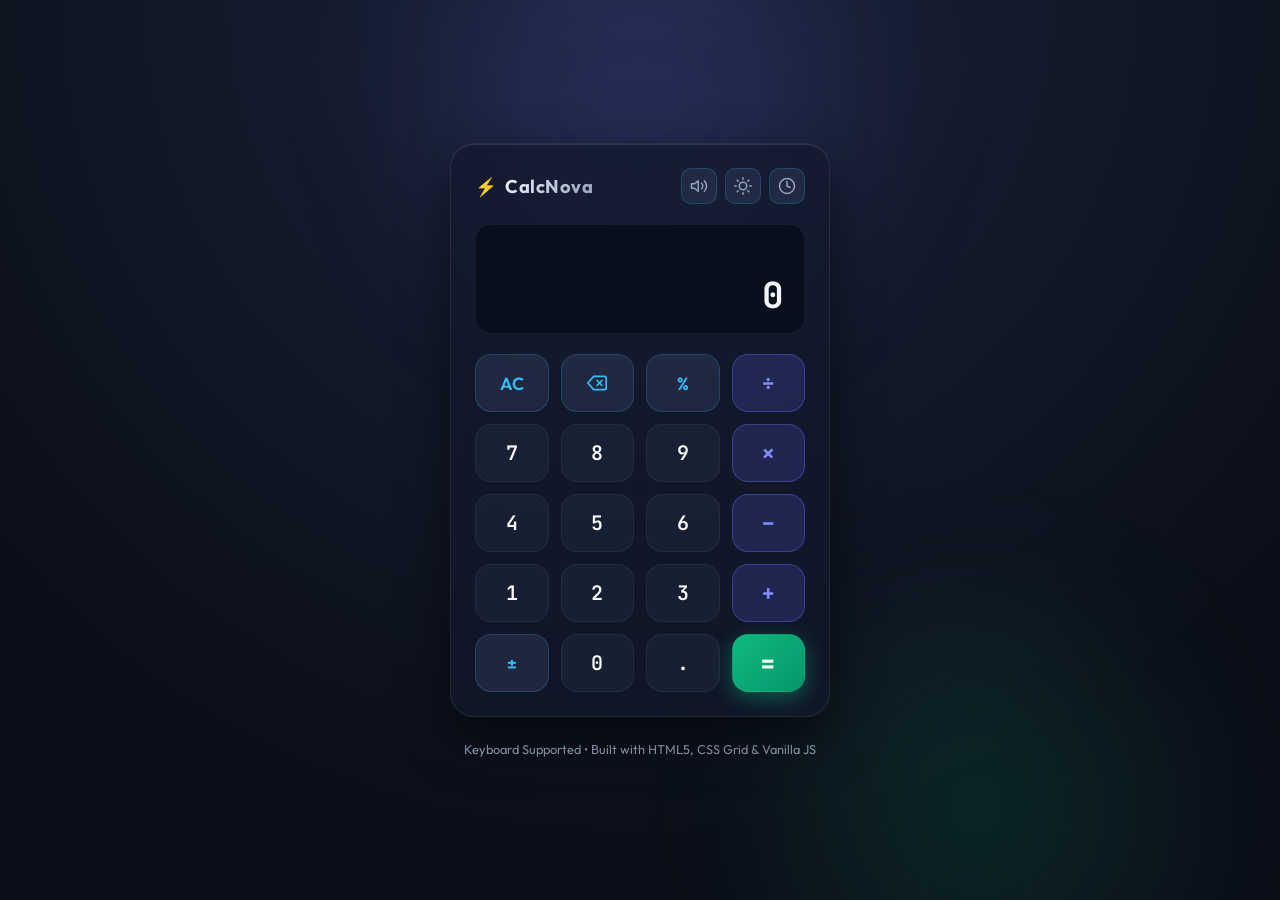
<file: index.html>
<!DOCTYPE html>
<html lang="en">
<head>
  <meta charset="UTF-8">
  <meta name="viewport" content="width=device-width, initial-scale=1.0">
  <title>Precision Calc | Modern Web Calculator</title>
  <meta name="description" content="A sleek, modern browser-based calculator built with Vanilla HTML5, CSS3 Grid, and JavaScript.">
  <!-- Modern Typography -->
  <link rel="preconnect" href="https://fonts.googleapis.com">
  <link rel="preconnect" href="https://fonts.gstatic.com" crossorigin>
  <link href="https://fonts.googleapis.com/css2?family=Outfit:wght@300;400;500;600;700&family=JetBrains+Mono:wght@400;600;700&display=swap" rel="stylesheet">
  <link rel="stylesheet" href="style.css">
</head>
<body class="dark-theme">
  <div class="app-background">
    <div class="glow-orb orb-1"></div>
    <div class="glow-orb orb-2"></div>
  </div>

  <main class="calculator-container">
    <!-- Header / Control Bar -->
    <header class="calculator-header">
      <div class="brand">
        <span class="brand-icon">⚡</span>
        <h1 class="brand-name">CalcNova</h1>
      </div>
      <div class="header-actions">
        <button id="soundToggle" class="icon-btn" aria-label="Toggle Sound Effects" title="Sound Effects">
          <svg id="soundIcon" viewBox="0 0 24 24" width="18" height="18" fill="none" stroke="currentColor" stroke-width="2" stroke-linecap="round" stroke-linejoin="round">
            <polygon points="11 5 6 9 2 9 2 15 6 15 11 19 11 5"></polygon>
            <path d="M15.54 8.46a5 5 0 0 1 0 7.07"></path>
            <path d="M19.07 4.93a10 10 0 0 1 0 14.14"></path>
          </svg>
        </button>
        <button id="themeToggle" class="icon-btn" aria-label="Toggle Theme" title="Switch Theme">
          <svg id="themeIcon" viewBox="0 0 24 24" width="18" height="18" fill="none" stroke="currentColor" stroke-width="2" stroke-linecap="round" stroke-linejoin="round">
            <circle cx="12" cy="12" r="5"></circle>
            <line x1="12" y1="1" x2="12" y2="3"></line>
            <line x1="12" y1="21" x2="12" y2="23"></line>
            <line x1="4.22" y1="4.22" x2="5.64" y2="5.64"></line>
            <line x1="18.36" y1="18.36" x2="19.78" y2="19.78"></line>
            <line x1="1" y1="12" x2="3" y2="12"></line>
            <line x1="21" y1="12" x2="23" y2="12"></line>
            <line x1="4.22" y1="19.78" x2="5.64" y2="18.36"></line>
            <line x1="18.36" y1="5.64" x2="19.78" y2="4.22"></line>
          </svg>
        </button>
        <button id="historyToggle" class="icon-btn" aria-label="Toggle Calculation History" title="History">
          <svg viewBox="0 0 24 24" width="18" height="18" fill="none" stroke="currentColor" stroke-width="2" stroke-linecap="round" stroke-linejoin="round">
            <circle cx="12" cy="12" r="10"></circle>
            <polyline points="12 6 12 12 16 14"></polyline>
          </svg>
        </button>
      </div>
    </header>

    <!-- Calculator Screen Display -->
    <section class="display-screen" aria-live="polite">
      <!-- Upper expression line -->
      <div id="expressionDisplay" class="expression-line"></div>
      <!-- Lower main result / input line -->
      <div id="mainDisplay" class="main-line">0</div>
      <!-- Floating Error Callout Banner -->
      <div id="errorMessage" class="error-banner hidden" role="alert">
        <span class="error-icon">⚠️</span>
        <span id="errorText">Cannot divide by zero</span>
      </div>
    </section>

    <!-- Calculator Button Keypad (CSS Grid) -->
    <section class="keypad-grid" id="keypad">
      <!-- Row 1 -->
      <button type="button" class="btn btn-function" data-action="clear" aria-label="Clear All">AC</button>
      <button type="button" class="btn btn-function" data-action="backspace" aria-label="Backspace">
        <svg viewBox="0 0 24 24" width="20" height="20" fill="none" stroke="currentColor" stroke-width="2" stroke-linecap="round" stroke-linejoin="round">
          <path d="M21 4H8l-7 8 7 8h13a2 2 0 0 0 2-2V6a2 2 0 0 0-2-2z"></path>
          <line x1="18" y1="9" x2="12" y2="15"></line>
          <line x1="12" y1="9" x2="18" y2="15"></line>
        </svg>
      </button>
      <button type="button" class="btn btn-function" data-action="percent" aria-label="Percentage">%</button>
      <button type="button" class="btn btn-operator" data-operator="÷" aria-label="Divide">÷</button>

      <!-- Row 2 -->
      <button type="button" class="btn btn-num" data-number="7">7</button>
      <button type="button" class="btn btn-num" data-number="8">8</button>
      <button type="button" class="btn btn-num" data-number="9">9</button>
      <button type="button" class="btn btn-operator" data-operator="×" aria-label="Multiply">×</button>

      <!-- Row 3 -->
      <button type="button" class="btn btn-num" data-number="4">4</button>
      <button type="button" class="btn btn-num" data-number="5">5</button>
      <button type="button" class="btn btn-num" data-number="6">6</button>
      <button type="button" class="btn btn-operator" data-operator="−" aria-label="Subtract">−</button>

      <!-- Row 4 -->
      <button type="button" class="btn btn-num" data-number="1">1</button>
      <button type="button" class="btn btn-num" data-number="2">2</button>
      <button type="button" class="btn btn-num" data-number="3">3</button>
      <button type="button" class="btn btn-operator" data-operator="+" aria-label="Add">+</button>

      <!-- Row 5 -->
      <button type="button" class="btn btn-function" data-action="negate" aria-label="Plus or Minus">±</button>
      <button type="button" class="btn btn-num" data-number="0">0</button>
      <button type="button" class="btn btn-num" data-action="decimal" aria-label="Decimal point">.</button>
      <button type="button" class="btn btn-equals" data-action="equals" aria-label="Calculate Equals">=</button>
    </section>

    <!-- Calculation History Side Drawer -->
    <aside id="historyPanel" class="history-panel hidden">
      <div class="history-header">
        <h2>Calculation History</h2>
        <button id="clearHistoryBtn" class="clear-history-btn">Clear</button>
      </div>
      <ul id="historyList" class="history-list">
        <li class="empty-history">No past calculations</li>
      </ul>
    </aside>
  </main>

  <footer class="app-footer">
    <p>Keyboard Supported • Built with HTML5, CSS Grid &amp; Vanilla JS</p>
  </footer>

  <script src="script.js"></script>
</body>
</html>
</file>
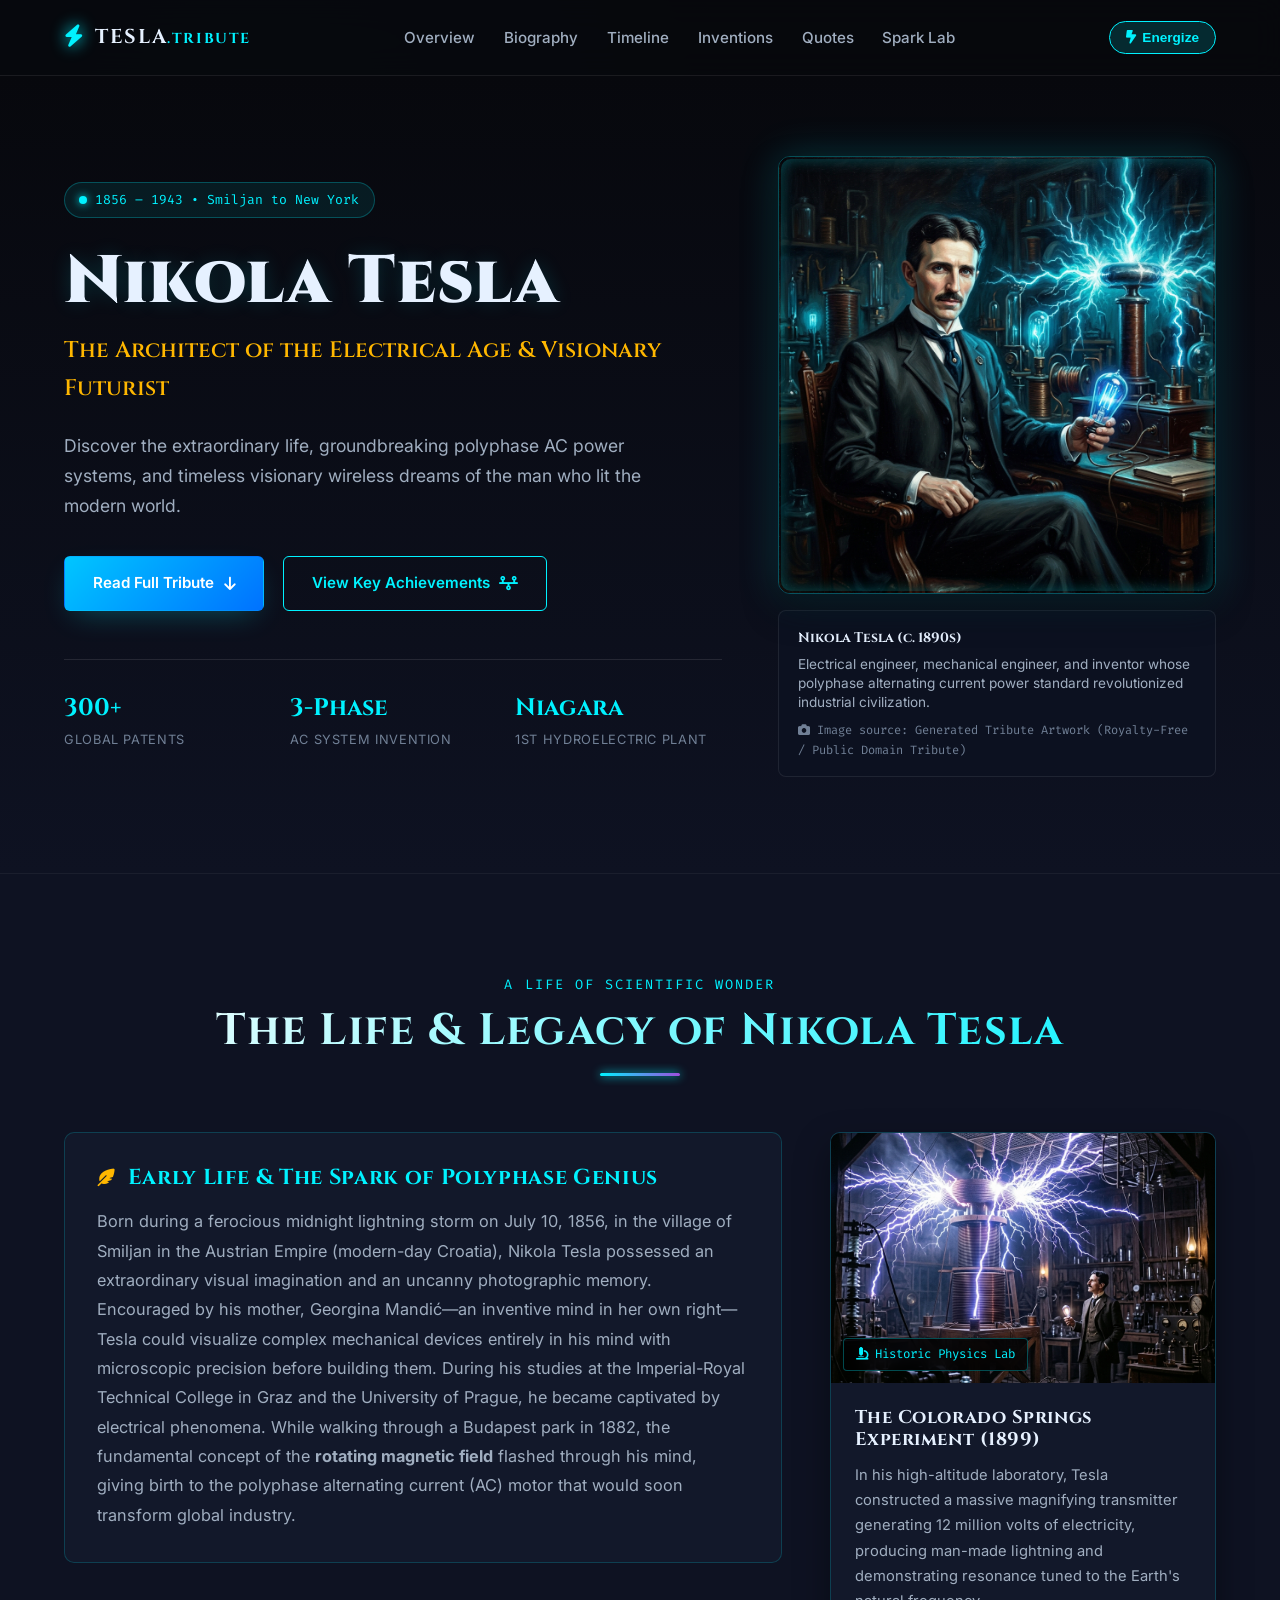
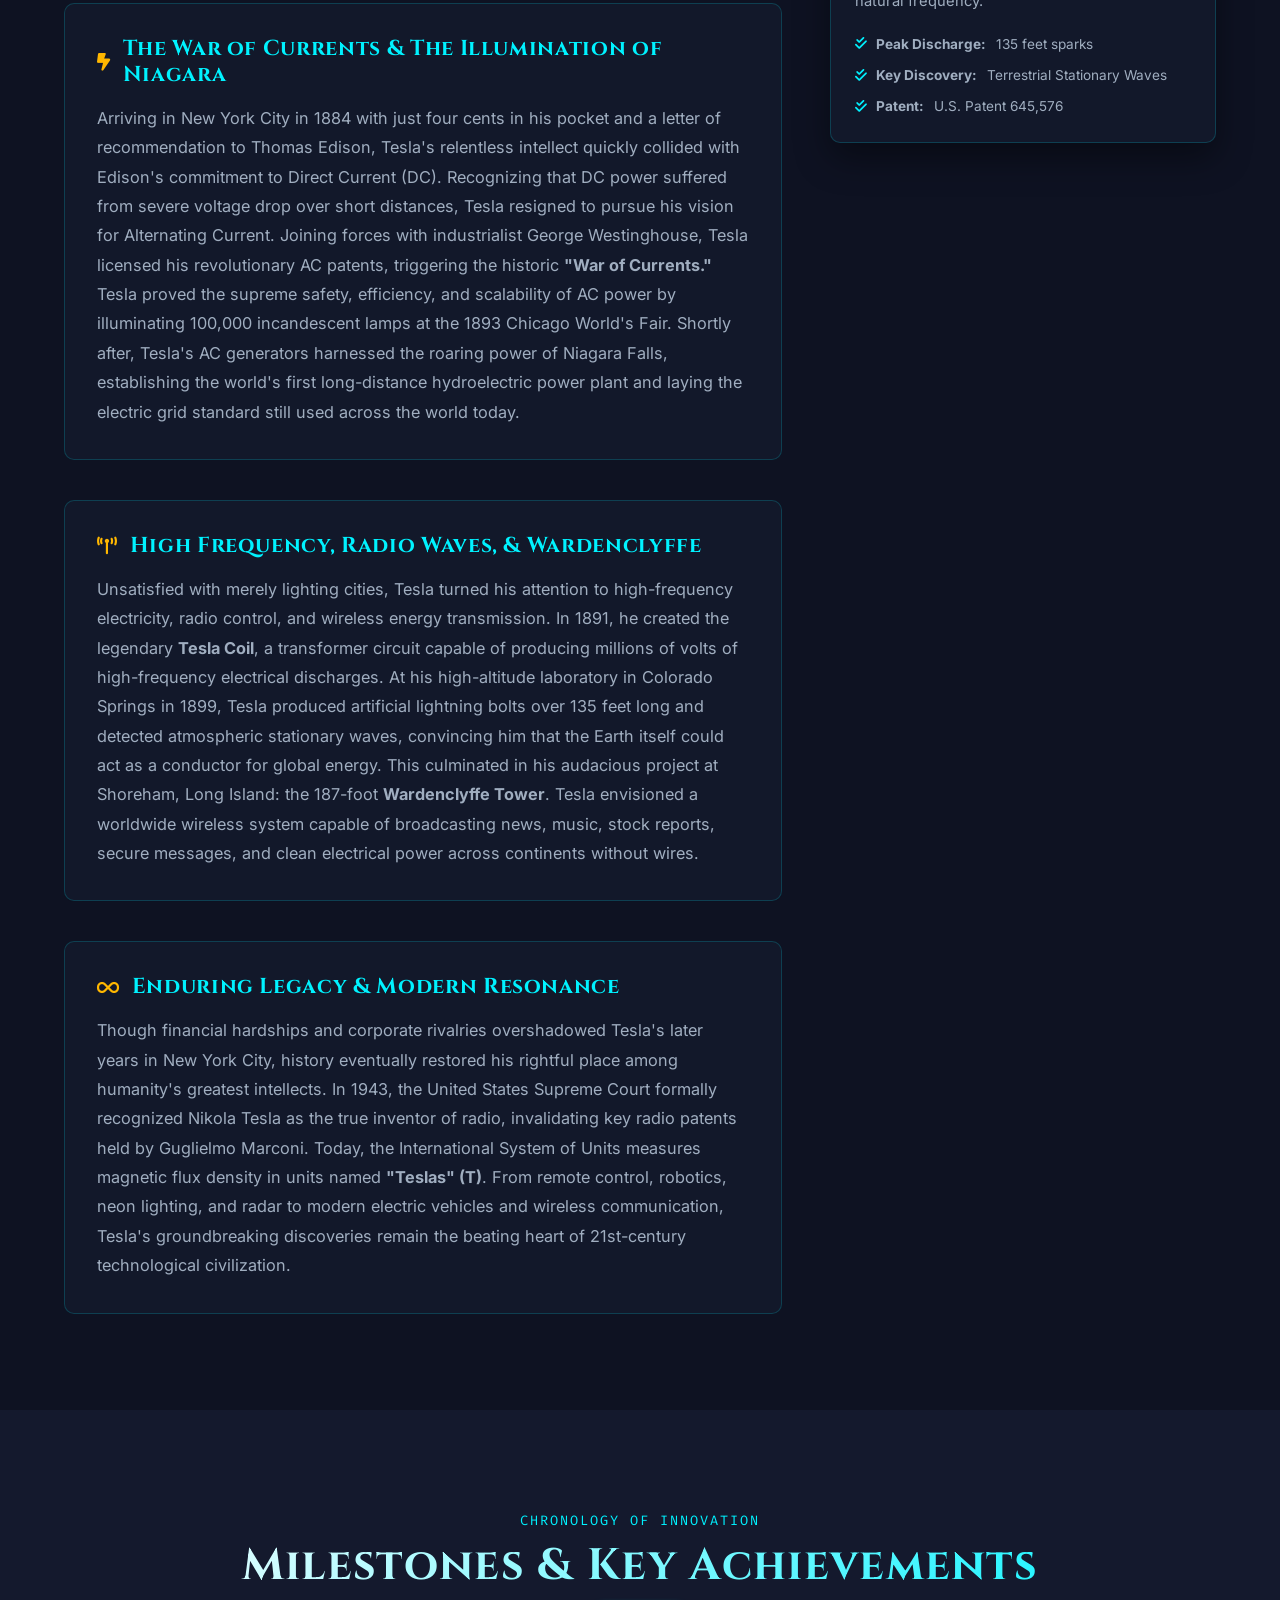
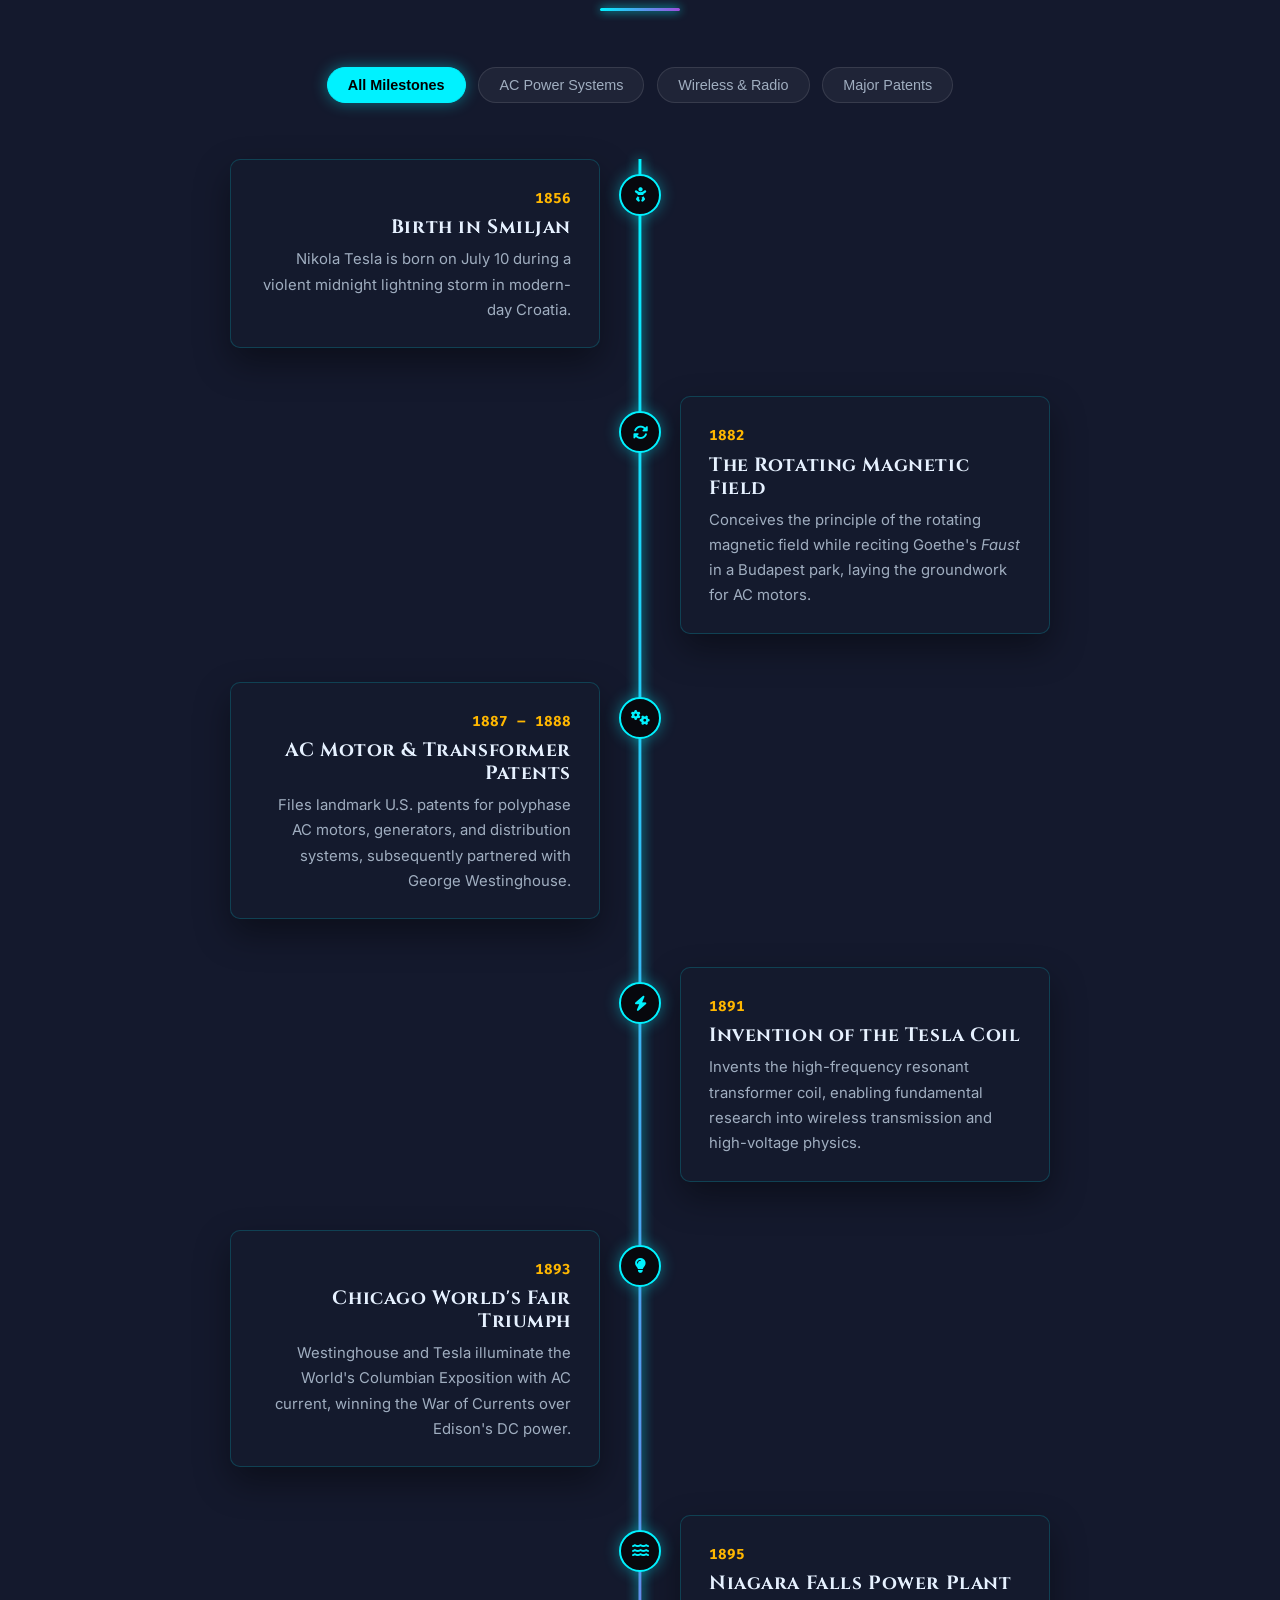
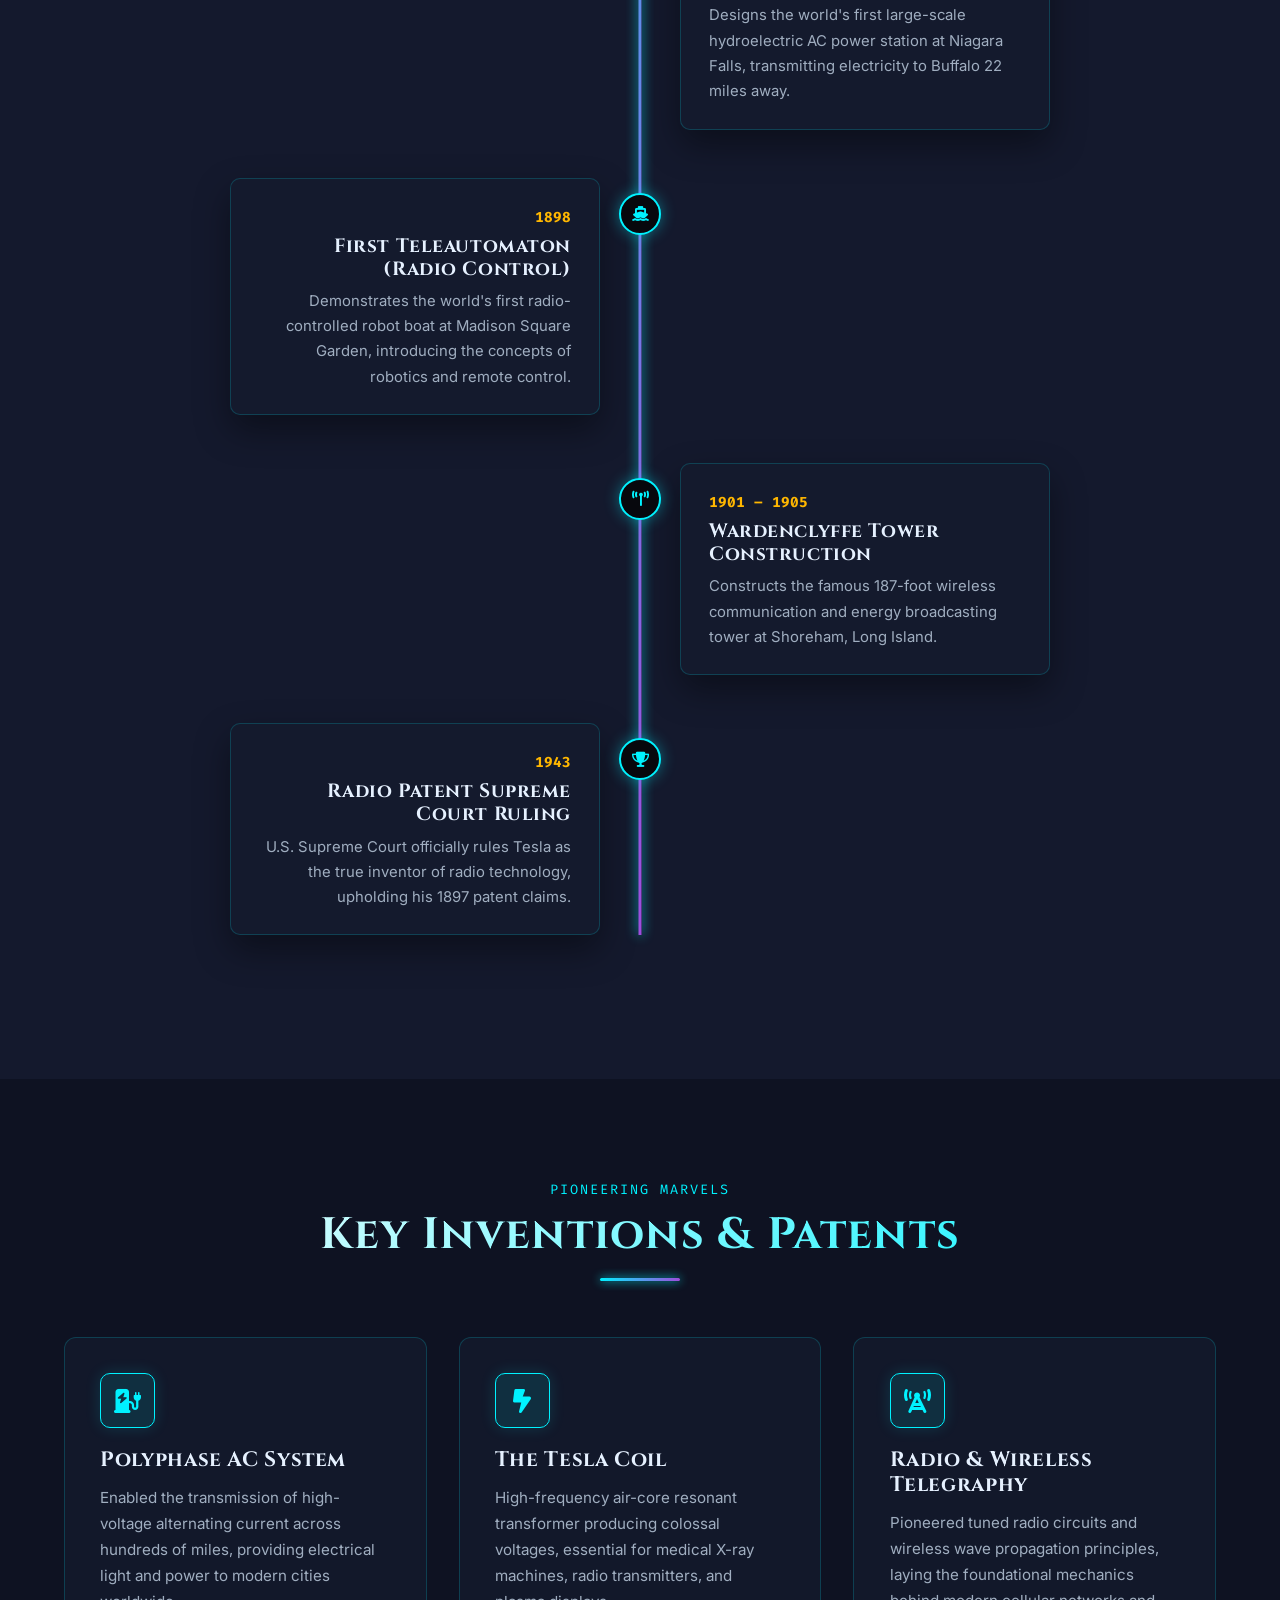
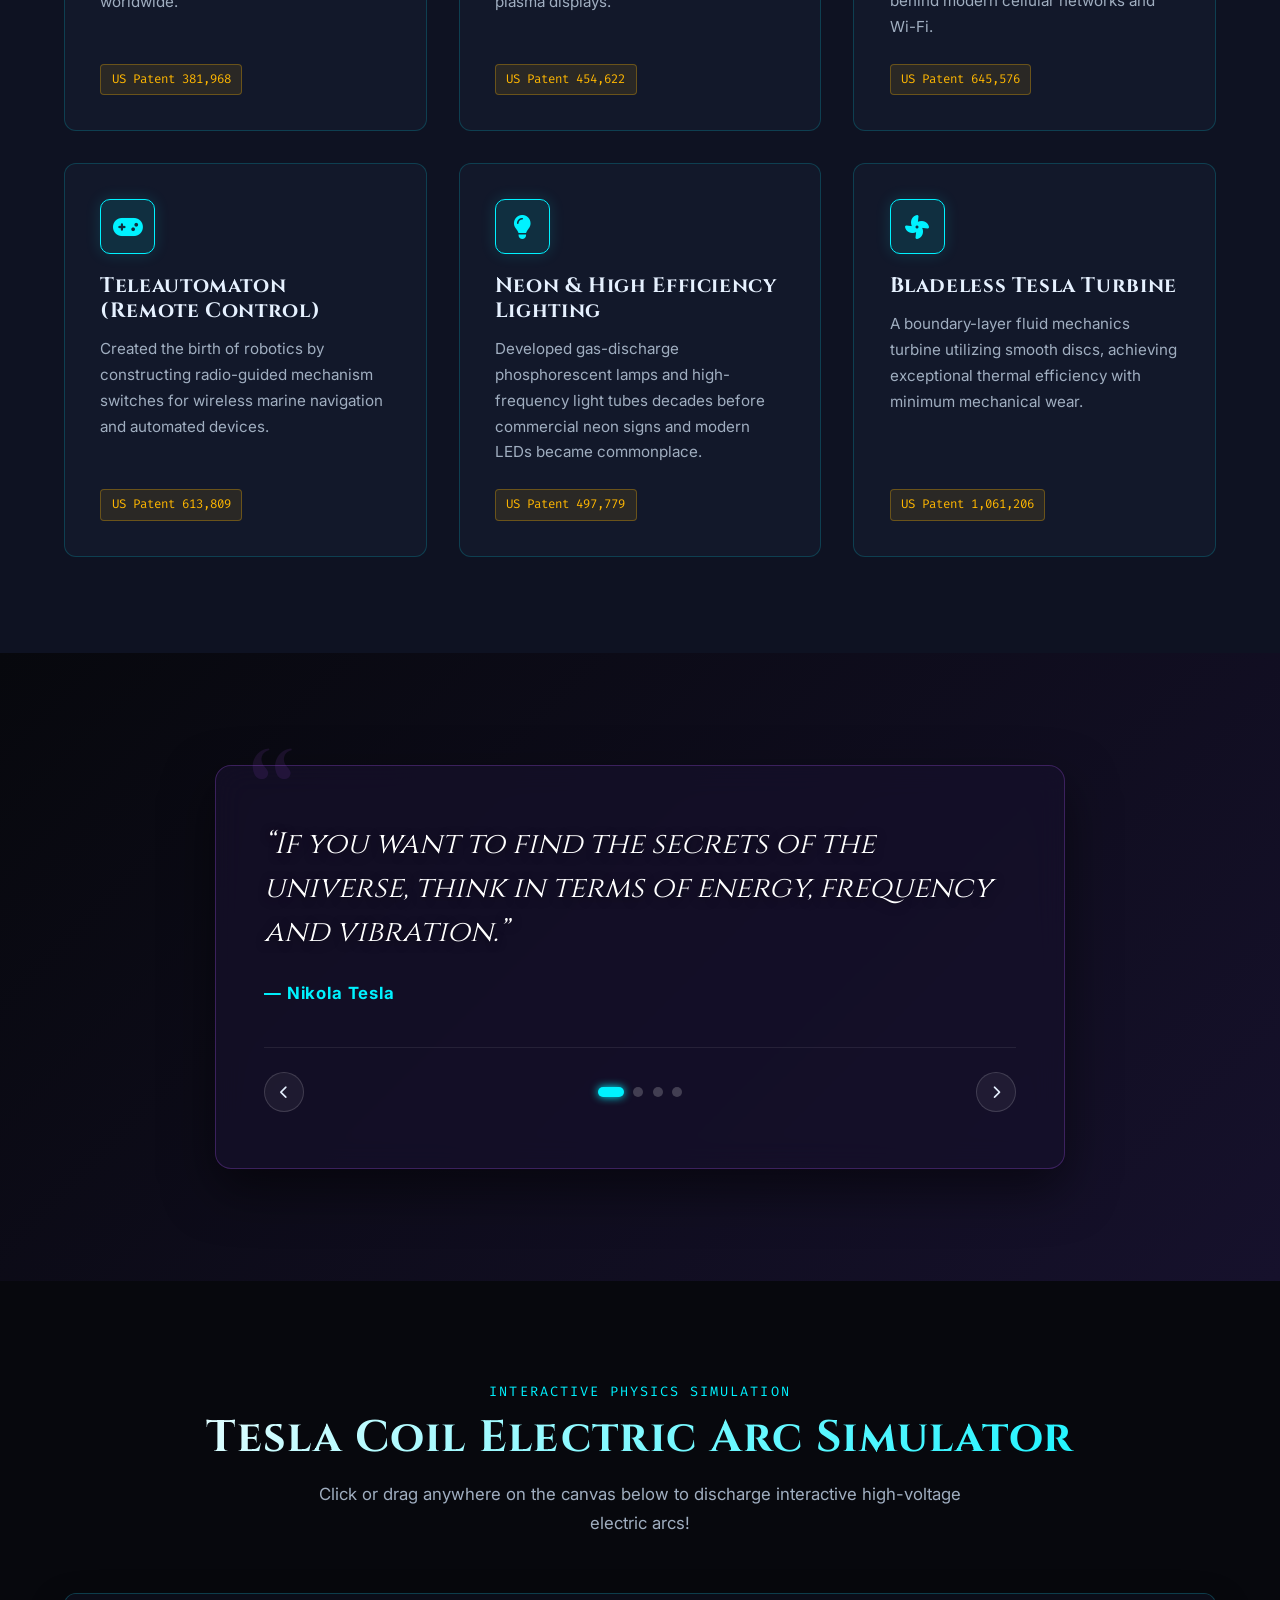
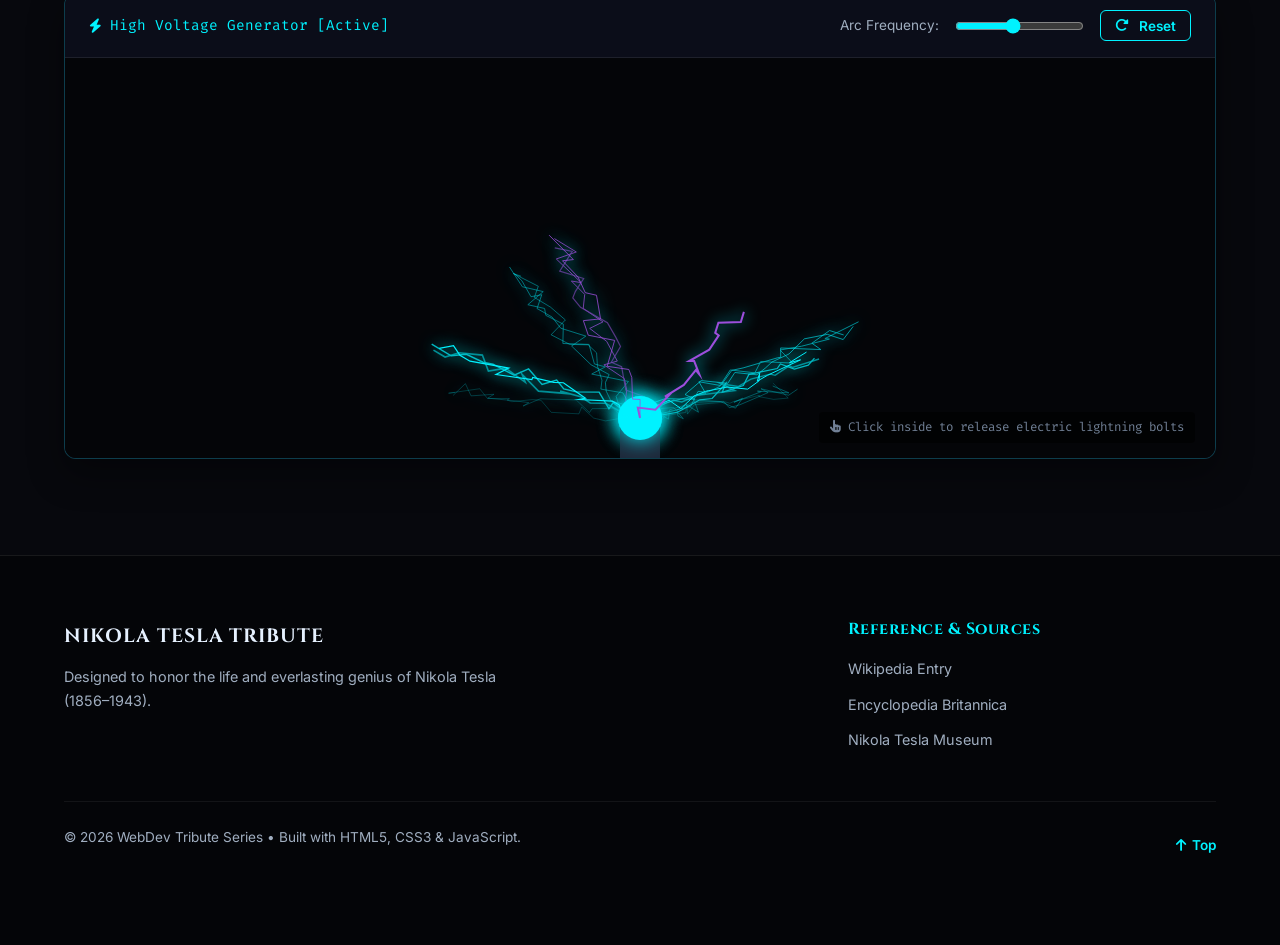
<file: Task-2-TributePage/index.html>
<!DOCTYPE html>
<html lang="en">
<head>
    <meta charset="UTF-8">
    <meta name="viewport" content="width=device-width, initial-scale=1.0">
    <title>Nikola Tesla — Architect of the Electrical Age | Tribute</title>
    <meta name="description" content="A tribute to Nikola Tesla, visionary inventor, electrical engineer, and pioneer of alternating current power, radio, and wireless energy.">
    
    <!-- Google Fonts -->
    <link rel="preconnect" href="https://fonts.googleapis.com">
    <link rel="preconnect" href="https://fonts.gstatic.com" crossorigin>
    <link href="https://fonts.googleapis.com/css2?family=Cinzel:wght@400;600;700;900&family=Inter:wght@300;400;500;600;700&family=Fira+Code:wght@400;500&display=swap" rel="stylesheet">
    
    <!-- FontAwesome for icons -->
    <link rel="stylesheet" href="https://cdnjs.cloudflare.com/ajax/libs/font-awesome/6.4.0/css/all.min.css">
    
    <!-- Custom CSS -->
    <link rel="stylesheet" href="style.css">
</head>
<body>

    <!-- Electric Arc Background Particle Container -->
    <div class="ambient-glow" aria-hidden="true"></div>

    <!-- Header Navigation -->
    <header class="site-header" id="top">
        <div class="container header-content">
            <a href="#top" class="logo">
                <span class="spark-icon"><i class="fa-solid fa-bolt"></i></span>
                <span class="logo-text">TESLA<span class="logo-accent">.TRIBUTE</span></span>
            </a>
            
            <nav class="main-nav" aria-label="Main Navigation">
                <ul>
                    <li><a href="#hero">Overview</a></li>
                    <li><a href="#biography">Biography</a></li>
                    <li><a href="#timeline">Timeline</a></li>
                    <li><a href="#inventions">Inventions</a></li>
                    <li><a href="#quotes">Quotes</a></li>
                    <li><a href="#lab">Spark Lab</a></li>
                </ul>
            </nav>

            <button class="theme-toggle-btn" id="sparkToggleBtn" title="Toggle Lightning Arc Ambient Effects">
                <i class="fa-solid fa-bolt-lightning"></i>
                <span class="btn-text">Energize</span>
            </button>

            <button class="mobile-menu-toggle" id="mobileMenuBtn" aria-label="Toggle Navigation Menu">
                <i class="fa-solid fa-bars"></i>
            </button>
        </div>
    </header>

    <main id="main-content">

        <!-- HERO SECTION -->
        <section class="hero-section" id="hero">
            <div class="container hero-grid">
                <div class="hero-text-content">
                    <div class="badge-pill">
                        <span class="pulse-dot"></span>
                        1856 – 1943 • Smiljan to New York
                    </div>
                    <h1 class="hero-title">Nikola Tesla</h1>
                    <p class="hero-tagline">The Architect of the Electrical Age & Visionary Futurist</p>
                    <p class="hero-lead">
                        Discover the extraordinary life, groundbreaking polyphase AC power systems, and timeless visionary wireless dreams of the man who lit the modern world.
                    </p>
                    
                    <div class="hero-actions">
                        <a href="#biography" class="btn btn-primary">
                            <span>Read Full Tribute</span>
                            <i class="fa-solid fa-arrow-down"></i>
                        </a>
                        <a href="#timeline" class="btn btn-outline">
                            <span>View Key Achievements</span>
                            <i class="fa-solid fa-timeline"></i>
                        </a>
                    </div>

                    <!-- Quick Stats -->
                    <div class="hero-stats-grid">
                        <div class="stat-card">
                            <span class="stat-number" data-target="300">300+</span>
                            <span class="stat-label">Global Patents</span>
                        </div>
                        <div class="stat-card">
                            <span class="stat-number">3-Phase</span>
                            <span class="stat-label">AC System Invention</span>
                        </div>
                        <div class="stat-card">
                            <span class="stat-number">Niagara</span>
                            <span class="stat-label">1st Hydroelectric Plant</span>
                        </div>
                    </div>
                </div>

                <!-- Prominent Image Figure -->
                <div class="hero-image-wrapper">
                    <figure class="hero-figure" id="tribute-image">
                        <div class="image-glow-frame">
                            <img src="assets/tesla_portrait.png" alt="High resolution dramatic portrait of Nikola Tesla" class="hero-img" loading="eager">
                            <div class="electric-border-glow"></div>
                        </div>
                        <figcaption class="hero-figcaption">
                            <span class="caption-title">Nikola Tesla (c. 1890s)</span>
                            <span class="caption-desc">Electrical engineer, mechanical engineer, and inventor whose polyphase alternating current power standard revolutionized industrial civilization.</span>
                            <span class="image-credit"><i class="fa-solid fa-camera"></i> Image source: Generated Tribute Artwork (Royalty-Free / Public Domain Tribute)</span>
                        </figcaption>
                    </figure>
                </div>
            </div>
        </section>


        <!-- BIOGRAPHY & TRIBUTE SECTION -->
        <section class="biography-section" id="biography">
            <div class="container">
                <div class="section-header text-center">
                    <span class="section-subtitle">A Life of Scientific Wonder</span>
                    <h2 class="section-title">The Life & Legacy of Nikola Tesla</h2>
                    <div class="title-underline"></div>
                </div>

                <div class="bio-grid">
                    <div class="bio-content-column">
                        <article class="bio-article">
                            
                            <!-- Paragraph 1 -->
                            <div class="bio-block">
                                <h3 class="bio-heading"><i class="fa-solid fa-feather-pointed"></i> Early Life & The Spark of Polyphase Genius</h3>
                                <p>
                                    Born during a ferocious midnight lightning storm on July 10, 1856, in the village of Smiljan in the Austrian Empire (modern-day Croatia), Nikola Tesla possessed an extraordinary visual imagination and an uncanny photographic memory. Encouraged by his mother, Georgina Mandić—an inventive mind in her own right—Tesla could visualize complex mechanical devices entirely in his mind with microscopic precision before building them. During his studies at the Imperial-Royal Technical College in Graz and the University of Prague, he became captivated by electrical phenomena. While walking through a Budapest park in 1882, the fundamental concept of the <strong>rotating magnetic field</strong> flashed through his mind, giving birth to the polyphase alternating current (AC) motor that would soon transform global industry.
                                </p>
                            </div>

                            <!-- Paragraph 2 -->
                            <div class="bio-block">
                                <h3 class="bio-heading"><i class="fa-solid fa-bolt-lightning"></i> The War of Currents & The Illumination of Niagara</h3>
                                <p>
                                    Arriving in New York City in 1884 with just four cents in his pocket and a letter of recommendation to Thomas Edison, Tesla's relentless intellect quickly collided with Edison's commitment to Direct Current (DC). Recognizing that DC power suffered from severe voltage drop over short distances, Tesla resigned to pursue his vision for Alternating Current. Joining forces with industrialist George Westinghouse, Tesla licensed his revolutionary AC patents, triggering the historic <strong>"War of Currents."</strong> Tesla proved the supreme safety, efficiency, and scalability of AC power by illuminating 100,000 incandescent lamps at the 1893 Chicago World's Fair. Shortly after, Tesla's AC generators harnessed the roaring power of Niagara Falls, establishing the world's first long-distance hydroelectric power plant and laying the electric grid standard still used across the world today.
                                </p>
                            </div>

                            <!-- Paragraph 3 -->
                            <div class="bio-block">
                                <h3 class="bio-heading"><i class="fa-solid fa-tower-broadcast"></i> High Frequency, Radio Waves, & Wardenclyffe</h3>
                                <p>
                                    Unsatisfied with merely lighting cities, Tesla turned his attention to high-frequency electricity, radio control, and wireless energy transmission. In 1891, he created the legendary <strong>Tesla Coil</strong>, a transformer circuit capable of producing millions of volts of high-frequency electrical discharges. At his high-altitude laboratory in Colorado Springs in 1899, Tesla produced artificial lightning bolts over 135 feet long and detected atmospheric stationary waves, convincing him that the Earth itself could act as a conductor for global energy. This culminated in his audacious project at Shoreham, Long Island: the 187-foot <strong>Wardenclyffe Tower</strong>. Tesla envisioned a worldwide wireless system capable of broadcasting news, music, stock reports, secure messages, and clean electrical power across continents without wires.
                                </p>
                            </div>

                            <!-- Paragraph 4 -->
                            <div class="bio-block">
                                <h3 class="bio-heading"><i class="fa-solid fa-infinity"></i> Enduring Legacy & Modern Resonance</h3>
                                <p>
                                    Though financial hardships and corporate rivalries overshadowed Tesla's later years in New York City, history eventually restored his rightful place among humanity's greatest intellects. In 1943, the United States Supreme Court formally recognized Nikola Tesla as the true inventor of radio, invalidating key radio patents held by Guglielmo Marconi. Today, the International System of Units measures magnetic flux density in units named <strong>"Teslas" (T)</strong>. From remote control, robotics, neon lighting, and radar to modern electric vehicles and wireless communication, Tesla's groundbreaking discoveries remain the beating heart of 21st-century technological civilization.
                                </p>
                            </div>

                        </article>
                    </div>

                    <!-- Secondary Lab Image Card -->
                    <div class="bio-sidebar-column">
                        <div class="lab-card">
                            <div class="lab-card-image-wrapper">
                                <img src="assets/tesla_lab.png" alt="Tesla's Colorado Springs Laboratory with glowing high-voltage electrical arcs" class="lab-img" loading="lazy">
                                <div class="image-overlay-badge">
                                    <i class="fa-solid fa-microscope"></i> Historic Physics Lab
                                </div>
                            </div>
                            <div class="lab-card-body">
                                <h4>The Colorado Springs Experiment (1899)</h4>
                                <p>In his high-altitude laboratory, Tesla constructed a massive magnifying transmitter generating 12 million volts of electricity, producing man-made lightning and demonstrating resonance tuned to the Earth's natural frequency.</p>
                                <ul class="lab-specs-list">
                                    <li><i class="fa-solid fa-check-double"></i> <strong>Peak Discharge:</strong> 135 feet sparks</li>
                                    <li><i class="fa-solid fa-check-double"></i> <strong>Key Discovery:</strong> Terrestrial Stationary Waves</li>
                                    <li><i class="fa-solid fa-check-double"></i> <strong>Patent:</strong> U.S. Patent 645,576</li>
                                </ul>
                            </div>
                        </div>
                    </div>

                </div>
            </div>
        </section>


        <!-- TIMELINE & KEY ACHIEVEMENTS SECTION -->
        <section class="timeline-section" id="timeline">
            <div class="container">
                <div class="section-header text-center">
                    <span class="section-subtitle">Chronology of Innovation</span>
                    <h2 class="section-title">Milestones & Key Achievements</h2>
                    <div class="title-underline"></div>
                </div>

                <!-- Timeline Filter Buttons -->
                <div class="timeline-filters" role="tablist" aria-label="Timeline Category Filters">
                    <button class="filter-btn active" data-filter="all">All Milestones</button>
                    <button class="filter-btn" data-filter="ac">AC Power Systems</button>
                    <button class="filter-btn" data-filter="wireless">Wireless & Radio</button>
                    <button class="filter-btn" data-filter="patents">Major Patents</button>
                </div>

                <!-- Timeline Container -->
                <div class="timeline-container">
                    <div class="timeline-line" aria-hidden="true"></div>

                    <!-- Timeline Item 1 -->
                    <div class="timeline-item left" data-category="ac">
                        <div class="timeline-dot"><i class="fa-solid fa-baby"></i></div>
                        <div class="timeline-content">
                            <span class="timeline-year">1856</span>
                            <h3 class="timeline-title">Birth in Smiljan</h3>
                            <p>Nikola Tesla is born on July 10 during a violent midnight lightning storm in modern-day Croatia.</p>
                        </div>
                    </div>

                    <!-- Timeline Item 2 -->
                    <div class="timeline-item right" data-category="ac">
                        <div class="timeline-dot"><i class="fa-solid fa-rotate"></i></div>
                        <div class="timeline-content">
                            <span class="timeline-year">1882</span>
                            <h3 class="timeline-title">The Rotating Magnetic Field</h3>
                            <p>Conceives the principle of the rotating magnetic field while reciting Goethe's <em>Faust</em> in a Budapest park, laying the groundwork for AC motors.</p>
                        </div>
                    </div>

                    <!-- Timeline Item 3 -->
                    <div class="timeline-item left" data-category="patents ac">
                        <div class="timeline-dot"><i class="fa-solid fa-gears"></i></div>
                        <div class="timeline-content">
                            <span class="timeline-year">1887 – 1888</span>
                            <h3 class="timeline-title">AC Motor & Transformer Patents</h3>
                            <p>Files landmark U.S. patents for polyphase AC motors, generators, and distribution systems, subsequently partnered with George Westinghouse.</p>
                        </div>
                    </div>

                    <!-- Timeline Item 4 -->
                    <div class="timeline-item right" data-category="wireless patents">
                        <div class="timeline-dot"><i class="fa-solid fa-bolt"></i></div>
                        <div class="timeline-content">
                            <span class="timeline-year">1891</span>
                            <h3 class="timeline-title">Invention of the Tesla Coil</h3>
                            <p>Invents the high-frequency resonant transformer coil, enabling fundamental research into wireless transmission and high-voltage physics.</p>
                        </div>
                    </div>

                    <!-- Timeline Item 5 -->
                    <div class="timeline-item left" data-category="ac">
                        <div class="timeline-dot"><i class="fa-solid fa-lightbulb"></i></div>
                        <div class="timeline-content">
                            <span class="timeline-year">1893</span>
                            <h3 class="timeline-title">Chicago World's Fair Triumph</h3>
                            <p>Westinghouse and Tesla illuminate the World's Columbian Exposition with AC current, winning the War of Currents over Edison's DC power.</p>
                        </div>
                    </div>

                    <!-- Timeline Item 6 -->
                    <div class="timeline-item right" data-category="ac">
                        <div class="timeline-dot"><i class="fa-solid fa-water"></i></div>
                        <div class="timeline-content">
                            <span class="timeline-year">1895</span>
                            <h3 class="timeline-title">Niagara Falls Power Plant</h3>
                            <p>Designs the world's first large-scale hydroelectric AC power station at Niagara Falls, transmitting electricity to Buffalo 22 miles away.</p>
                        </div>
                    </div>

                    <!-- Timeline Item 7 -->
                    <div class="timeline-item left" data-category="wireless">
                        <div class="timeline-dot"><i class="fa-solid fa-ship"></i></div>
                        <div class="timeline-content">
                            <span class="timeline-year">1898</span>
                            <h3 class="timeline-title">First Teleautomaton (Radio Control)</h3>
                            <p>Demonstrates the world's first radio-controlled robot boat at Madison Square Garden, introducing the concepts of robotics and remote control.</p>
                        </div>
                    </div>

                    <!-- Timeline Item 8 -->
                    <div class="timeline-item right" data-category="wireless">
                        <div class="timeline-dot"><i class="fa-solid fa-broadcast-tower"></i></div>
                        <div class="timeline-content">
                            <span class="timeline-year">1901 – 1905</span>
                            <h3 class="timeline-title">Wardenclyffe Tower Construction</h3>
                            <p>Constructs the famous 187-foot wireless communication and energy broadcasting tower at Shoreham, Long Island.</p>
                        </div>
                    </div>

                    <!-- Timeline Item 9 -->
                    <div class="timeline-item left" data-category="patents wireless">
                        <div class="timeline-dot"><i class="fa-solid fa-trophy"></i></div>
                        <div class="timeline-content">
                            <span class="timeline-year">1943</span>
                            <h3 class="timeline-title">Radio Patent Supreme Court Ruling</h3>
                            <p>U.S. Supreme Court officially rules Tesla as the true inventor of radio technology, upholding his 1897 patent claims.</p>
                        </div>
                    </div>

                </div>
            </div>
        </section>


        <!-- MAJOR INVENTIONS GRID -->
        <section class="inventions-section" id="inventions">
            <div class="container">
                <div class="section-header text-center">
                    <span class="section-subtitle">Pioneering Marvels</span>
                    <h2 class="section-title">Key Inventions & Patents</h2>
                    <div class="title-underline"></div>
                </div>

                <div class="inventions-grid">
                    
                    <div class="invention-card">
                        <div class="card-icon"><i class="fa-solid fa-charging-station"></i></div>
                        <h3 class="card-title">Polyphase AC System</h3>
                        <p class="card-desc">Enabled the transmission of high-voltage alternating current across hundreds of miles, providing electrical light and power to modern cities worldwide.</p>
                        <span class="patent-tag">US Patent 381,968</span>
                    </div>

                    <div class="invention-card">
                        <div class="card-icon"><i class="fa-solid fa-bolt-lightning"></i></div>
                        <h3 class="card-title">The Tesla Coil</h3>
                        <p class="card-desc">High-frequency air-core resonant transformer producing colossal voltages, essential for medical X-ray machines, radio transmitters, and plasma displays.</p>
                        <span class="patent-tag">US Patent 454,622</span>
                    </div>

                    <div class="invention-card">
                        <div class="card-icon"><i class="fa-solid fa-tower-cell"></i></div>
                        <h3 class="card-title">Radio & Wireless Telegraphy</h3>
                        <p class="card-desc">Pioneered tuned radio circuits and wireless wave propagation principles, laying the foundational mechanics behind modern cellular networks and Wi-Fi.</p>
                        <span class="patent-tag">US Patent 645,576</span>
                    </div>

                    <div class="invention-card">
                        <div class="card-icon"><i class="fa-solid fa-gamepad"></i></div>
                        <h3 class="card-title">Teleautomaton (Remote Control)</h3>
                        <p class="card-desc">Created the birth of robotics by constructing radio-guided mechanism switches for wireless marine navigation and automated devices.</p>
                        <span class="patent-tag">US Patent 613,809</span>
                    </div>

                    <div class="invention-card">
                        <div class="card-icon"><i class="fa-solid fa-lightbulb"></i></div>
                        <h3 class="card-title">Neon & High Efficiency Lighting</h3>
                        <p class="card-desc">Developed gas-discharge phosphorescent lamps and high-frequency light tubes decades before commercial neon signs and modern LEDs became commonplace.</p>
                        <span class="patent-tag">US Patent 497,779</span>
                    </div>

                    <div class="invention-card">
                        <div class="card-icon"><i class="fa-solid fa-fan"></i></div>
                        <h3 class="card-title">Bladeless Tesla Turbine</h3>
                        <p class="card-desc">A boundary-layer fluid mechanics turbine utilizing smooth discs, achieving exceptional thermal efficiency with minimum mechanical wear.</p>
                        <span class="patent-tag">US Patent 1,061,206</span>
                    </div>

                </div>
            </div>
        </section>


        <!-- QUOTE BLOCK SECTION -->
        <section class="quotes-section" id="quotes">
            <div class="container">
                <div class="quote-wrapper">
                    
                    <div class="quote-symbol-bg" aria-hidden="true">“</div>

                    <div class="quote-carousel" id="quoteCarousel">
                        
                        <div class="quote-slide active">
                            <blockquote class="main-quote">
                                “If you want to find the secrets of the universe, think in terms of energy, frequency and vibration.”
                            </blockquote>
                            <cite class="quote-author">— Nikola Tesla</cite>
                        </div>

                        <div class="quote-slide">
                            <blockquote class="main-quote">
                                “The present is theirs; the future, for which I really worked, is mine.”
                            </blockquote>
                            <cite class="quote-author">— Nikola Tesla</cite>
                        </div>

                        <div class="quote-slide">
                            <blockquote class="main-quote">
                                “My brain is only a receiver, in the Universe there is a core from which we obtain knowledge, strength and inspiration.”
                            </blockquote>
                            <cite class="quote-author">— Nikola Tesla</cite>
                        </div>

                        <div class="quote-slide">
                            <blockquote class="main-quote">
                                “Scientific endeavor is most grand when it strives toward the illumination and betterment of human consciousness.”
                            </blockquote>
                            <cite class="quote-author">— Nikola Tesla</cite>
                        </div>

                    </div>

                    <div class="quote-controls">
                        <button class="quote-btn" id="prevQuoteBtn" aria-label="Previous Quote"><i class="fa-solid fa-chevron-left"></i></button>
                        <div class="quote-dots" id="quoteDots">
                            <span class="dot active" data-index="0"></span>
                            <span class="dot" data-index="1"></span>
                            <span class="dot" data-index="2"></span>
                            <span class="dot" data-index="3"></span>
                        </div>
                        <button class="quote-btn" id="nextQuoteBtn" aria-label="Next Quote"><i class="fa-solid fa-chevron-right"></i></button>
                    </div>

                </div>
            </div>
        </section>


        <!-- INTERACTIVE SPARK LAB CANVAS DEMO -->
        <section class="lab-section" id="lab">
            <div class="container">
                <div class="section-header text-center">
                    <span class="section-subtitle">Interactive Physics Simulation</span>
                    <h2 class="section-title">Tesla Coil Electric Arc Simulator</h2>
                    <p class="section-intro">Click or drag anywhere on the canvas below to discharge interactive high-voltage electric arcs!</p>
                </div>

                <div class="canvas-card">
                    <div class="canvas-toolbar">
                        <div class="toolbar-title">
                            <i class="fa-solid fa-bolt"></i> High Voltage Generator [Active]
                        </div>
                        <div class="canvas-controls">
                            <label for="voltageRange">Arc Frequency:</label>
                            <input type="range" id="voltageRange" min="1" max="10" value="5">
                            <button id="clearArcsBtn" class="btn btn-sm btn-outline"><i class="fa-solid fa-rotate-right"></i> Reset</button>
                        </div>
                    </div>
                    
                    <div class="canvas-wrapper">
                        <canvas id="teslaCanvas" width="900" height="400"></canvas>
                        <div class="canvas-hint"><i class="fa-solid fa-hand-pointer"></i> Click inside to release electric lightning bolts</div>
                    </div>
                </div>
            </div>
        </section>

    </main>

    <!-- FOOTER SECTION -->
    <footer class="site-footer">
        <div class="container footer-content">
            <div class="footer-brand">
                <a href="#top" class="footer-logo">NIKOLA TESLA TRIBUTE</a>
                <p>Designed to honor the life and everlasting genius of Nikola Tesla (1856–1943).</p>
            </div>
            
            <div class="footer-links">
                <h4>Reference & Sources</h4>
                <ul>
                    <li><a href="https://en.wikipedia.org/wiki/Nikola_Tesla" target="_blank" rel="noopener">Wikipedia Entry</a></li>
                    <li><a href="https://www.britannica.com/biography/Nikola-Tesla" target="_blank" rel="noopener">Encyclopedia Britannica</a></li>
                    <li><a href="https://www.teslamuseum.org/" target="_blank" rel="noopener">Nikola Tesla Museum</a></li>
                </ul>
            </div>

            <div class="footer-bottom">
                <p>&copy; 2026 WebDev Tribute Series • Built with HTML5, CSS3 & JavaScript.</p>
                <a href="#top" class="back-to-top" aria-label="Back to Top"><i class="fa-solid fa-arrow-up"></i> Top</a>
            </div>
        </div>
    </footer>

    <!-- Custom JS -->
    <script src="script.js"></script>
</body>
</html>
</file>
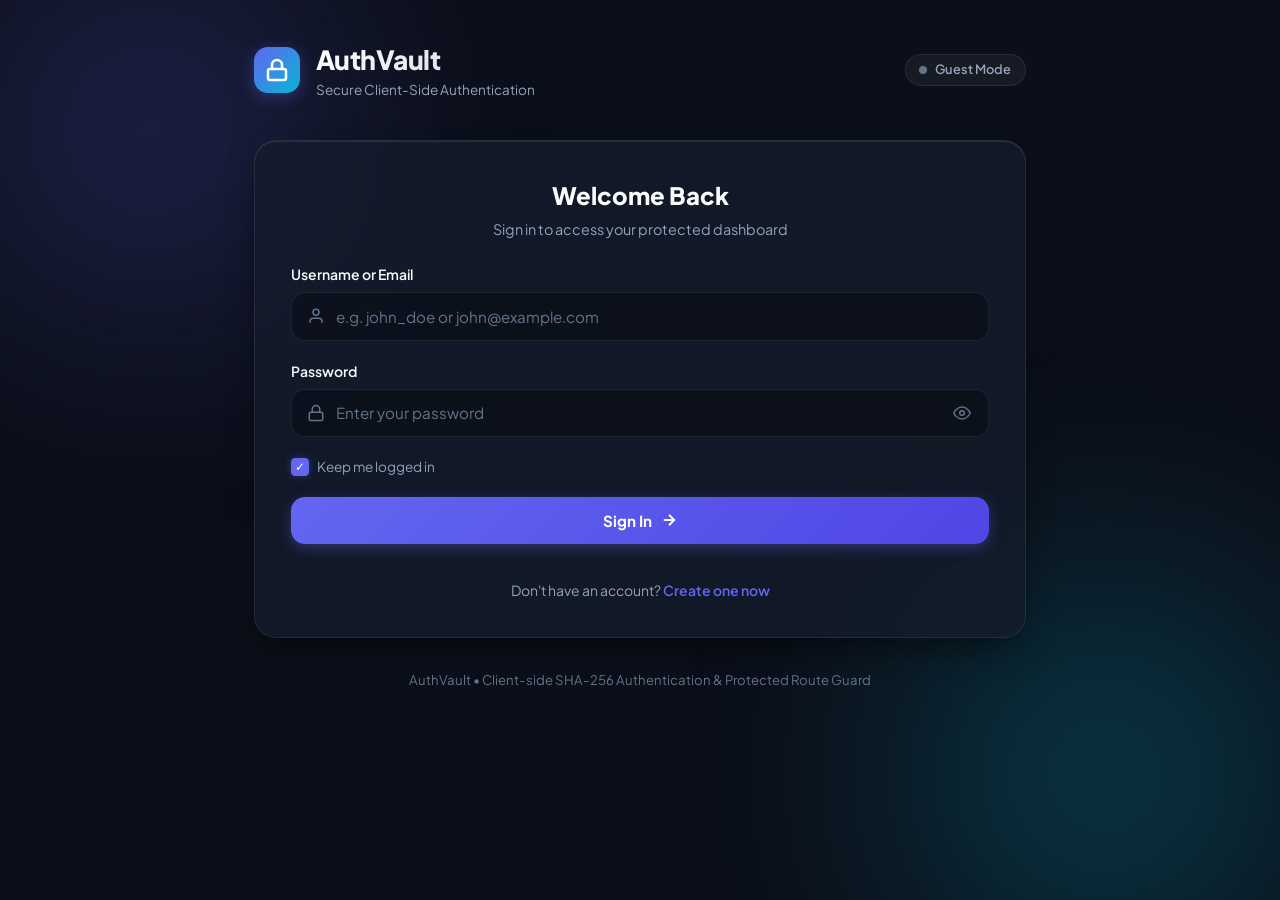
<file: WebDev-L2-AuthSystem/index.html>
<!DOCTYPE html>
<html lang="en">
<head>
    <meta charset="UTF-8">
    <meta name="viewport" content="width=device-width, initial-scale=1.0">
    <meta name="description" content="AuthVault - Secure Login and Registration Authentication System featuring SHA-256 password hashing, validation, session management, and protected dashboard.">
    <title>AuthVault — Secure Authentication System</title>
    
    <!-- Google Fonts -->
    <link rel="preconnect" href="https://fonts.googleapis.com">
    <link rel="preconnect" href="https://fonts.gstatic.com" crossorigin>
    <link href="https://fonts.googleapis.com/css2?family=Plus+Jakarta+Sans:ital,wght@0,300;0,400;0,500;0,600;0,700;0,800;1,400&display=swap" rel="stylesheet">
    
    <!-- Custom CSS -->
    <link rel="stylesheet" href="style.css">
</head>
<body>
    <!-- Background Ambient Orbs -->
    <div class="bg-glow bg-glow-1"></div>
    <div class="bg-glow bg-glow-2"></div>

    <div class="app-wrapper">
        <!-- Brand Header -->
        <header class="app-header">
            <div class="header-brand">
                <div class="brand-logo">
                    <svg width="24" height="24" viewBox="0 0 24 24" fill="none" stroke="currentColor" stroke-width="2.5" stroke-linecap="round" stroke-linejoin="round">
                        <rect x="3" y="11" width="18" height="11" rx="2" ry="2"></rect>
                        <path d="M7 11V7a5 5 0 0 1 10 0v4"></path>
                    </svg>
                </div>
                <div>
                    <h1 class="brand-title">AuthVault</h1>
                    <p class="brand-subtitle">Secure Client-Side Authentication</p>
                </div>
            </div>
            
            <div id="auth-status-badge" class="status-badge logged-out">
                <span class="badge-dot"></span>
                <span class="badge-text">Guest Mode</span>
            </div>
        </header>

        <!-- Main Views Container -->
        <main class="app-main">
            <!-- ==========================================
                 VIEW 1: LOGIN VIEW
                 ========================================== -->
            <section id="view-login" class="auth-card-view">
                <div class="card-header">
                    <h2 class="card-title">Welcome Back</h2>
                    <p class="card-subtitle">Sign in to access your protected dashboard</p>
                </div>

                <!-- Alert Message Box -->
                <div id="login-error-alert" class="alert alert-error hidden" role="alert">
                    <svg width="18" height="18" viewBox="0 0 24 24" fill="none" stroke="currentColor" stroke-width="2"><circle cx="12" cy="12" r="10"></circle><line x1="12" y1="8" x2="12" y2="12"></line><line x1="12" y1="16" x2="12.01" y2="16"></line></svg>
                    <span id="login-error-text">Invalid credentials. Please try again.</span>
                </div>

                <form id="login-form" class="auth-form" novalidate>
                    <div class="form-group">
                        <label for="login-identifier" class="form-label">Username or Email</label>
                        <div class="input-icon-wrapper">
                            <svg class="input-icon" width="18" height="18" viewBox="0 0 24 24" fill="none" stroke="currentColor" stroke-width="2"><path d="M20 21v-2a4 4 0 0 0-4-4H8a4 4 0 0 0-4 4v2"></path><circle cx="12" cy="7" r="4"></circle></svg>
                            <input type="text" id="login-identifier" class="form-input" placeholder="e.g. john_doe or john@example.com" required autocomplete="username">
                        </div>
                    </div>

                    <div class="form-group">
                        <div class="label-row">
                            <label for="login-password" class="form-label">Password</label>
                        </div>
                        <div class="input-icon-wrapper">
                            <svg class="input-icon" width="18" height="18" viewBox="0 0 24 24" fill="none" stroke="currentColor" stroke-width="2"><rect x="3" y="11" width="18" height="11" rx="2" ry="2"></rect><path d="M7 11V7a5 5 0 0 1 10 0v4"></path></svg>
                            <input type="password" id="login-password" class="form-input" placeholder="Enter your password" required autocomplete="current-password">
                            <button type="button" class="toggle-password-btn" data-target="login-password" title="Toggle password visibility" aria-label="Toggle password visibility">
                                <svg class="eye-icon" width="18" height="18" viewBox="0 0 24 24" fill="none" stroke="currentColor" stroke-width="2"><path d="M1 12s4-8 11-8 11 8 11 8-4 8-11 8-11-8-11-8z"></path><circle cx="12" cy="12" r="3"></circle></svg>
                                <svg class="eye-off-icon hidden" width="18" height="18" viewBox="0 0 24 24" fill="none" stroke="currentColor" stroke-width="2"><path d="M17.94 17.94A10.07 10.07 0 0 1 12 20c-7 0-11-8-11-8a18.45 18.45 0 0 1 5.06-5.94M9.9 4.24A9.12 9.12 0 0 1 12 4c7 0 11 8 11 8a18.5 18.5 0 0 1-2.16 3.19m-6.72-1.07a3 3 0 1 1-4.24-4.24"></path><line x1="1" y1="1" x2="23" y2="23"></line></svg>
                            </button>
                        </div>
                    </div>

                    <div class="form-options">
                        <label class="checkbox-label">
                            <input type="checkbox" id="remember-me" checked>
                            <span class="custom-checkbox"></span>
                            <span>Keep me logged in</span>
                        </label>
                    </div>

                    <button type="submit" id="login-btn" class="btn btn-primary btn-full">
                        <span>Sign In</span>
                        <svg width="18" height="18" viewBox="0 0 24 24" fill="none" stroke="currentColor" stroke-width="2.5"><line x1="5" y1="12" x2="19" y2="12"></line><polyline points="12 5 19 12 12 19"></polyline></svg>
                    </button>

                    <div class="card-footer">
                        <p>Don't have an account? <a href="#" id="link-to-register" class="link-btn">Create one now</a></p>
                    </div>
                </form>
            </section>

            <!-- ==========================================
                 VIEW 2: REGISTRATION VIEW
                 ========================================== -->
            <section id="view-register" class="auth-card-view hidden">
                <div class="card-header">
                    <h2 class="card-title">Create Account</h2>
                    <p class="card-subtitle">Register to join AuthVault secure network</p>
                </div>

                <!-- Alert Message Box -->
                <div id="register-error-alert" class="alert alert-error hidden" role="alert">
                    <svg width="18" height="18" viewBox="0 0 24 24" fill="none" stroke="currentColor" stroke-width="2"><circle cx="12" cy="12" r="10"></circle><line x1="12" y1="8" x2="12" y2="12"></line><line x1="12" y1="16" x2="12.01" y2="16"></line></svg>
                    <span id="register-error-text">Registration error</span>
                </div>

                <form id="register-form" class="auth-form" novalidate>
                    <div class="form-group">
                        <label for="register-username" class="form-label">Username</label>
                        <div class="input-icon-wrapper">
                            <svg class="input-icon" width="18" height="18" viewBox="0 0 24 24" fill="none" stroke="currentColor" stroke-width="2"><path d="M20 21v-2a4 4 0 0 0-4-4H8a4 4 0 0 0-4 4v2"></path><circle cx="12" cy="7" r="4"></circle></svg>
                            <input type="text" id="register-username" class="form-input" placeholder="Choose a unique username" required autocomplete="username" minlength="3">
                        </div>
                    </div>

                    <div class="form-group">
                        <label for="register-email" class="form-label">Email Address</label>
                        <div class="input-icon-wrapper">
                            <svg class="input-icon" width="18" height="18" viewBox="0 0 24 24" fill="none" stroke="currentColor" stroke-width="2"><path d="M4 4h16c1.1 0 2 .9 2 2v12c0 1.1-.9 2-2 2H4c-1.1 0-2-.9-2-2V6c0-1.1.9-2 2-2z"></path><polyline points="22,6 12,13 2,6"></polyline></svg>
                            <input type="email" id="register-email" class="form-input" placeholder="name@domain.com" required autocomplete="email">
                        </div>
                    </div>

                    <div class="form-group">
                        <label for="register-password" class="form-label">Password</label>
                        <div class="input-icon-wrapper">
                            <svg class="input-icon" width="18" height="18" viewBox="0 0 24 24" fill="none" stroke="currentColor" stroke-width="2"><rect x="3" y="11" width="18" height="11" rx="2" ry="2"></rect><path d="M7 11V7a5 5 0 0 1 10 0v4"></path></svg>
                            <input type="password" id="register-password" class="form-input" placeholder="At least 8 chars &amp; 1 number" required autocomplete="new-password">
                            <button type="button" class="toggle-password-btn" data-target="register-password" title="Toggle password visibility" aria-label="Toggle password visibility">
                                <svg class="eye-icon" width="18" height="18" viewBox="0 0 24 24" fill="none" stroke="currentColor" stroke-width="2"><path d="M1 12s4-8 11-8 11 8 11 8-4 8-11 8-11-8-11-8z"></path><circle cx="12" cy="12" r="3"></circle></svg>
                                <svg class="eye-off-icon hidden" width="18" height="18" viewBox="0 0 24 24" fill="none" stroke="currentColor" stroke-width="2"><path d="M17.94 17.94A10.07 10.07 0 0 1 12 20c-7 0-11-8-11-8a18.45 18.45 0 0 1 5.06-5.94M9.9 4.24A9.12 9.12 0 0 1 12 4c7 0 11 8 11 8a18.5 18.5 0 0 1-2.16 3.19m-6.72-1.07a3 3 0 1 1-4.24-4.24"></path><line x1="1" y1="1" x2="23" y2="23"></line></svg>
                            </button>
                        </div>

                        <!-- Live Password Strength Meter -->
                        <div class="strength-meter-container">
                            <div class="strength-bar"><div id="strength-bar-fill" class="strength-fill"></div></div>
                            <div class="strength-text-row">
                                <span class="strength-label">Password Strength:</span>
                                <span id="strength-value" class="strength-value">None</span>
                            </div>
                        </div>

                        <ul class="rule-checklist">
                            <li id="rule-length" class="rule-item invalid">
                                <span class="rule-icon">✕</span> Minimum 8 characters
                            </li>
                            <li id="rule-number" class="rule-item invalid">
                                <span class="rule-icon">✕</span> At least 1 number (0-9)
                            </li>
                        </ul>
                    </div>

                    <button type="submit" id="register-btn" class="btn btn-primary btn-full">
                        <span>Register Account</span>
                        <svg width="18" height="18" viewBox="0 0 24 24" fill="none" stroke="currentColor" stroke-width="2.5"><polyline points="20 6 9 17 4 12"></polyline></svg>
                    </button>

                    <div class="card-footer">
                        <p>Already registered? <a href="#" id="link-to-login" class="link-btn">Sign in here</a></p>
                    </div>
                </form>
            </section>

            <!-- ==========================================
                 VIEW 3: PROTECTED DASHBOARD VIEW
                 ========================================== -->
            <section id="view-dashboard" class="auth-card-view dashboard-view hidden">
                <div class="dashboard-banner">
                    <div class="user-avatar" id="dash-avatar">U</div>
                    <div class="user-info">
                        <div class="user-name-row">
                            <h2 id="dash-username" class="user-name">User</h2>
                            <span class="role-pill">Verified Member</span>
                        </div>
                        <p id="dash-email" class="user-email">user@example.com</p>
                    </div>
                    <button id="logout-btn" class="btn btn-danger">
                        <svg width="16" height="16" viewBox="0 0 24 24" fill="none" stroke="currentColor" stroke-width="2.5"><path d="M9 21H5a2 2 0 0 1-2-2V5a2 2 0 0 1 2-2h4"></path><polyline points="16 17 21 12 16 7"></polyline><line x1="21" y1="12" x2="9" y2="12"></line></svg>
                        <span>Logout</span>
                    </button>
                </div>

                <div class="dashboard-content">
                    <div class="grid-card security-card">
                        <div class="card-icon-header">
                            <svg width="22" height="22" viewBox="0 0 24 24" fill="none" stroke="currentColor" stroke-width="2"><path d="M12 22s8-4 8-10V5l-8-3-8 3v7c0 6 8 10 8 10z"></path></svg>
                            <h3>Security &amp; Encryption Info</h3>
                        </div>
                        <ul class="info-list">
                            <li>
                                <span class="info-key">Password Hash Engine:</span>
                                <span class="info-value highlight">SHA-256 (Web Crypto API)</span>
                            </li>
                            <li>
                                <span class="info-key">Salt Protection:</span>
                                <span class="info-value">Unique Per-User Salt</span>
                            </li>
                            <li>
                                <span class="info-key">Session Token:</span>
                                <span id="dash-session-token" class="info-value code-text">token_xyz</span>
                            </li>
                        </ul>
                    </div>

                    <div class="grid-card profile-card">
                        <div class="card-icon-header">
                            <svg width="22" height="22" viewBox="0 0 24 24" fill="none" stroke="currentColor" stroke-width="2"><path d="M20 21v-2a4 4 0 0 0-4-4H8a4 4 0 0 0-4 4v2"></path><circle cx="12" cy="7" r="4"></circle></svg>
                            <h3>Account Overview</h3>
                        </div>
                        <ul class="info-list">
                            <li>
                                <span class="info-key">Registered Date:</span>
                                <span id="dash-created-at" class="info-value">Today</span>
                            </li>
                            <li>
                                <span class="info-key">Last Login:</span>
                                <span id="dash-last-login" class="info-value">Just now</span>
                            </li>
                            <li>
                                <span class="info-key">Session Status:</span>
                                <span class="info-value status-active">● Active &amp; Protected</span>
                            </li>
                        </ul>
                    </div>
                </div>

                <div class="protected-content-box">
                    <div class="lock-icon-badge">🔒</div>
                    <h3>Protected Content Unlocked</h3>
                    <p>You have successfully authenticated! This view is guarded by session state validation. Attempting to navigate directly without a valid token will automatically redirect to the login page.</p>
                </div>
            </section>
        </main>

        <!-- Footer -->
        <footer class="app-footer">
            <p>AuthVault • Client-side SHA-256 Authentication &amp; Protected Route Guard</p>
        </footer>
    </div>

    <!-- Toast Notification Container -->
    <div id="toast-container" class="toast-container" aria-live="assertive"></div>

    <!-- Main JavaScript -->
    <script src="script.js"></script>
</body>
</html>
</file>
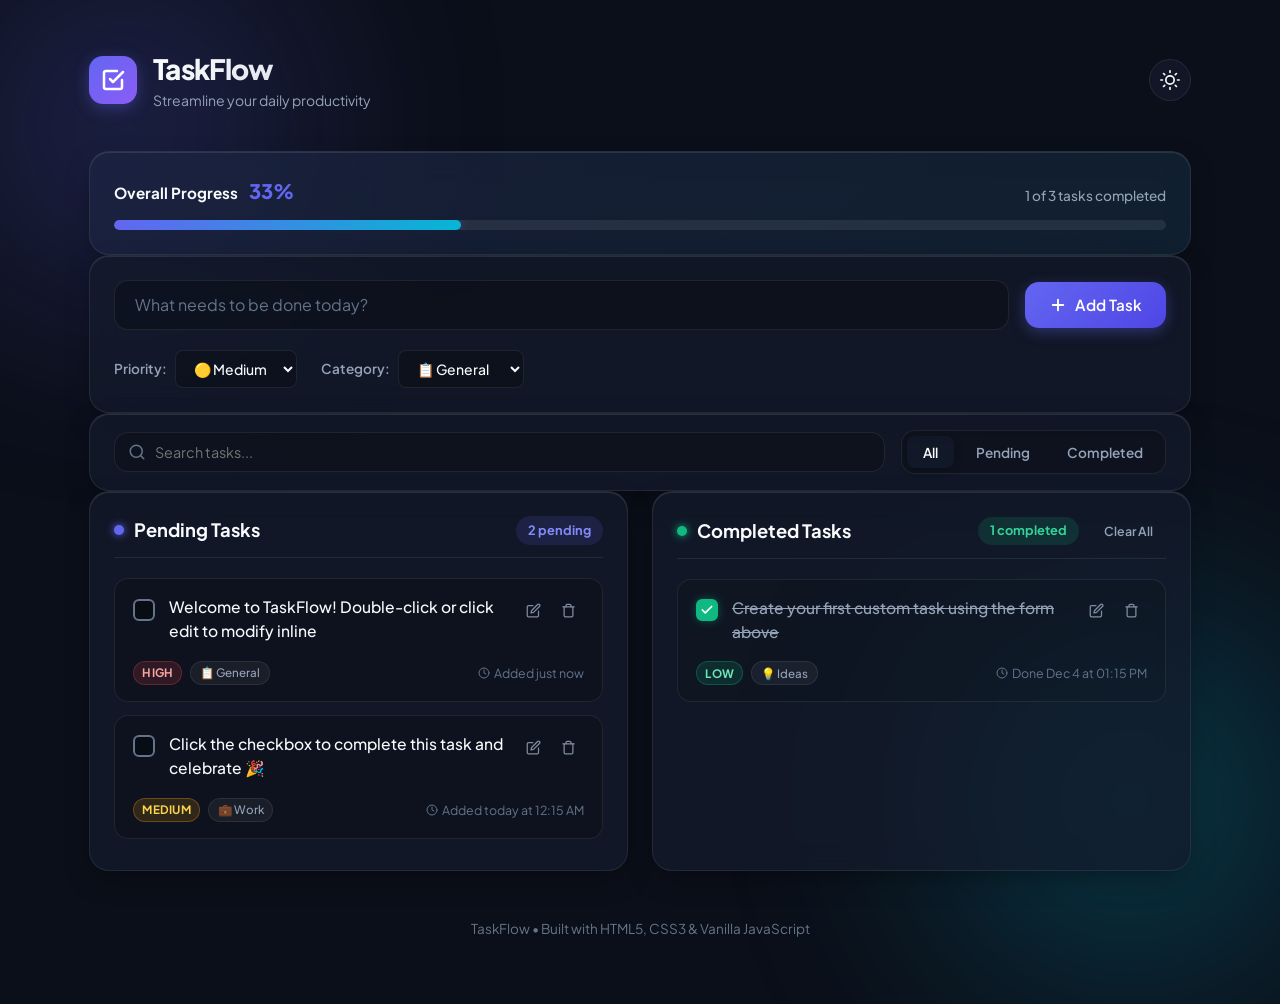
<file: WebDev-l2-ToDoApp/index.html>
<!DOCTYPE html>
<html lang="en">
<head>
    <meta charset="UTF-8">
    <meta name="viewport" content="width=device-width, initial-scale=1.0">
    <meta name="description" content="TaskFlow - A modern, responsive, and intuitive To-Do list application to manage daily tasks seamlessly with priorities, categories, inline editing, and local persistence.">
    <title>TaskFlow — Interactive Daily Task Manager</title>
    
    <!-- Google Fonts -->
    <link rel="preconnect" href="https://fonts.googleapis.com">
    <link rel="preconnect" href="https://fonts.gstatic.com" crossorigin>
    <link href="https://fonts.googleapis.com/css2?family=Plus+Jakarta+Sans:ital,wght@0,300;0,400;0,500;0,600;0,700;0,800;1,400&display=swap" rel="stylesheet">
    
    <!-- Custom CSS -->
    <link rel="stylesheet" href="style.css">
</head>
<body>
    <!-- Background Glow Effects -->
    <div class="bg-glow bg-glow-1"></div>
    <div class="bg-glow bg-glow-2"></div>
    
    <!-- Canvas for Confetti -->
    <canvas id="confetti-canvas"></canvas>

    <div class="app-wrapper">
        <!-- Header Section -->
        <header class="app-header">
            <div class="header-brand">
                <div class="brand-icon">
                    <svg width="24" height="24" viewBox="0 0 24 24" fill="none" stroke="currentColor" stroke-width="2.5" stroke-linecap="round" stroke-linejoin="round">
                        <polyline points="9 11 12 14 22 4"></polyline>
                        <path d="M21 12v7a2 2 0 0 1-2 2H5a2 2 0 0 1-2-2V5a2 2 0 0 1 2-2h11"></path>
                    </svg>
                </div>
                <div>
                    <h1 class="brand-title">TaskFlow</h1>
                    <p class="brand-subtitle">Streamline your daily productivity</p>
                </div>
            </div>
            
            <div class="header-actions">
                <button id="theme-toggle-btn" class="icon-btn" title="Toggle Theme" aria-label="Toggle Theme">
                    <svg class="sun-icon" width="20" height="20" viewBox="0 0 24 24" fill="none" stroke="currentColor" stroke-width="2" stroke-linecap="round" stroke-linejoin="round">
                        <circle cx="12" cy="12" r="5"></circle>
                        <line x1="12" y1="1" x2="12" y2="3"></line>
                        <line x1="12" y1="21" x2="12" y2="23"></line>
                        <line x1="4.22" y1="4.22" x2="5.64" y2="5.64"></line>
                        <line x1="18.36" y1="18.36" x2="19.78" y2="19.78"></line>
                        <line x1="1" y1="12" x2="3" y2="12"></line>
                        <line x1="21" y1="12" x2="23" y2="12"></line>
                        <line x1="4.22" y1="19.78" x2="5.64" y2="18.36"></line>
                        <line x1="18.36" y1="5.64" x2="19.78" y2="4.22"></line>
                    </svg>
                    <svg class="moon-icon hidden" width="20" height="20" viewBox="0 0 24 24" fill="none" stroke="currentColor" stroke-width="2" stroke-linecap="round" stroke-linejoin="round">
                        <path d="M21 12.79A9 9 0 1 1 11.21 3 7 7 0 0 0 21 12.79z"></path>
                    </svg>
                </button>
            </div>
        </header>

        <!-- Main Task Management Container -->
        <main class="app-main">
            <!-- Overall Progress Widget -->
            <section class="card progress-card" aria-label="Completion Progress">
                <div class="progress-info">
                    <div class="progress-text">
                        <span class="progress-title">Overall Progress</span>
                        <span id="progress-percent" class="progress-percent">0%</span>
                    </div>
                    <span id="progress-stats" class="progress-subtext">0 of 0 tasks completed</span>
                </div>
                <div class="progress-bar-bg" role="progressbar" aria-valuemin="0" aria-valuemax="100" id="progress-bar-container">
                    <div id="progress-bar-fill" class="progress-bar-fill" style="width: 0%;"></div>
                </div>
            </section>

            <!-- Task Creation Form Card -->
            <section class="card form-card" aria-label="Create Task Form">
                <form id="add-task-form" class="task-form">
                    <div class="form-row main-input-row">
                        <div class="input-wrapper">
                            <input 
                                type="text" 
                                id="task-input" 
                                class="task-input" 
                                placeholder="What needs to be done today?" 
                                autocomplete="off"
                                maxlength="120"
                                required
                                aria-label="New task title"
                            >
                            <span class="input-focus-border"></span>
                        </div>
                        <button type="submit" id="add-task-btn" class="btn btn-primary">
                            <svg width="18" height="18" viewBox="0 0 24 24" fill="none" stroke="currentColor" stroke-width="2.5" stroke-linecap="round" stroke-linejoin="round">
                                <line x1="12" y1="5" x2="12" y2="19"></line>
                                <line x1="5" y1="12" x2="19" y2="12"></line>
                            </svg>
                            <span>Add Task</span>
                        </button>
                    </div>

                    <div class="form-row meta-input-row">
                        <div class="meta-select-group">
                            <label for="task-priority-select" class="meta-label">Priority:</label>
                            <select id="task-priority-select" class="select-input">
                                <option value="medium" selected>🟡 Medium</option>
                                <option value="high">🔴 High</option>
                                <option value="low">🟢 Low</option>
                            </select>
                        </div>

                        <div class="meta-select-group">
                            <label for="task-category-select" class="meta-label">Category:</label>
                            <select id="task-category-select" class="select-input">
                                <option value="general" selected>📋 General</option>
                                <option value="work">💼 Work</option>
                                <option value="personal">👤 Personal</option>
                                <option value="urgent">⚡ Urgent</option>
                                <option value="ideas">💡 Ideas</option>
                            </select>
                        </div>
                    </div>
                </form>
            </section>

            <!-- Search and Filter Controls -->
            <section class="card controls-card" aria-label="Task Filters and Search">
                <div class="search-box">
                    <svg class="search-icon" width="18" height="18" viewBox="0 0 24 24" fill="none" stroke="currentColor" stroke-width="2" stroke-linecap="round" stroke-linejoin="round">
                        <circle cx="11" cy="11" r="8"></circle>
                        <line x1="21" y1="21" x2="16.65" y2="16.65"></line>
                    </svg>
                    <input type="text" id="search-input" placeholder="Search tasks..." aria-label="Search tasks">
                    <button id="clear-search-btn" class="clear-search-btn hidden" title="Clear Search" aria-label="Clear Search">&times;</button>
                </div>

                <div class="filter-pills" role="tablist" aria-label="Filter Tasks Status">
                    <button class="filter-btn active" data-filter="all" role="tab" aria-selected="true">All</button>
                    <button class="filter-btn" data-filter="pending" role="tab" aria-selected="false">Pending</button>
                    <button class="filter-btn" data-filter="completed" role="tab" aria-selected="false">Completed</button>
                </div>
            </section>

            <!-- Lists Layout Grid -->
            <div class="lists-container">
                <!-- Pending Tasks Column -->
                <section class="card list-column pending-column" aria-labelledby="pending-heading">
                    <div class="list-header">
                        <div class="list-title-wrapper">
                            <span class="status-dot pending-dot"></span>
                            <h2 id="pending-heading" class="list-title">Pending Tasks</h2>
                        </div>
                        <span id="pending-count" class="badge badge-pending" aria-label="Pending Task Count">0 pending</span>
                    </div>

                    <!-- Pending List -->
                    <div id="pending-list" class="task-list" role="list" aria-live="polite">
                        <!-- Items rendered via JS -->
                    </div>

                    <!-- Pending Empty State -->
                    <div id="pending-empty-state" class="empty-state hidden">
                        <div class="empty-icon">🎉</div>
                        <h3 class="empty-title">All caught up!</h3>
                        <p class="empty-desc">You have no pending tasks right now. Sit back or create a new task above.</p>
                    </div>
                </section>

                <!-- Completed Tasks Column -->
                <section class="card list-column completed-column" aria-labelledby="completed-heading">
                    <div class="list-header">
                        <div class="list-title-wrapper">
                            <span class="status-dot completed-dot"></span>
                            <h2 id="completed-heading" class="list-title">Completed Tasks</h2>
                        </div>
                        <div class="header-right">
                            <span id="completed-count" class="badge badge-completed" aria-label="Completed Task Count">0 completed</span>
                            <button id="clear-completed-btn" class="btn btn-ghost btn-xs hidden" title="Clear All Completed Tasks">Clear All</button>
                        </div>
                    </div>

                    <!-- Completed List -->
                    <div id="completed-list" class="task-list" role="list" aria-live="polite">
                        <!-- Items rendered via JS -->
                    </div>

                    <!-- Completed Empty State -->
                    <div id="completed-empty-state" class="empty-state">
                        <div class="empty-icon">⏳</div>
                        <h3 class="empty-title">No completed tasks yet</h3>
                        <p class="empty-desc">Finish tasks in your pending list to see them showcased here.</p>
                    </div>
                </section>
            </div>
        </main>

        <!-- App Footer -->
        <footer class="app-footer">
            <p>TaskFlow • Built with HTML5, CSS3 &amp; Vanilla JavaScript</p>
        </footer>
    </div>

    <!-- Toast Notification Container -->
    <div id="toast-container" class="toast-container" aria-live="assertive"></div>

    <!-- Application Script -->
    <script src="script.js"></script>
</body>
</html>
</file>
<file: style.css>
/* ==========================================================================
   CalcNova - Modern Browser-Based Calculator Stylesheet
   Design Tokens: Dark/Light Themes, Glassmorphism, CSS Grid Keypad
   ========================================================================== */

:root {
  /* Dark Luxury Theme Tokens (Default) */
  --bg-color: #0b0f19;
  --bg-gradient: radial-gradient(circle at 50% 0%, #1a233a 0%, #0b0f19 75%);
  --card-bg: rgba(18, 25, 43, 0.7);
  --card-border: rgba(255, 255, 255, 0.08);
  --card-shadow: 0 20px 50px rgba(0, 0, 0, 0.5), inset 0 1px 0 rgba(255, 255, 255, 0.1);
  
  --text-main: #f1f5f9;
  --text-muted: #94a3b8;
  --text-expression: #cbd5e1;
  
  /* Button Token Colors */
  --btn-num-bg: rgba(30, 41, 59, 0.6);
  --btn-num-hover: rgba(51, 65, 85, 0.8);
  --btn-num-text: #f8fafc;
  --btn-num-border: rgba(255, 255, 255, 0.05);

  --btn-func-bg: rgba(47, 58, 86, 0.5);
  --btn-func-hover: rgba(71, 85, 122, 0.7);
  --btn-func-text: #38bdf8;
  --btn-func-border: rgba(56, 189, 248, 0.2);

  --btn-op-bg: rgba(99, 102, 241, 0.2);
  --btn-op-hover: rgba(99, 102, 241, 0.35);
  --btn-op-text: #818cf8;
  --btn-op-border: rgba(99, 102, 241, 0.4);
  --btn-op-active: #6366f1;

  --btn-eq-bg: linear-gradient(135deg, #10b981 0%, #059669 100%);
  --btn-eq-hover: linear-gradient(135deg, #34d399 0%, #10b981 100%);
  --btn-eq-text: #ffffff;
  --btn-eq-shadow: 0 6px 20px rgba(16, 185, 129, 0.4);

  --display-bg: rgba(10, 15, 29, 0.85);
  --display-border: rgba(255, 255, 255, 0.05);

  --error-bg: rgba(239, 68, 68, 0.15);
  --error-text: #fca5a5;
  --error-border: rgba(239, 68, 68, 0.4);

  --orb-1-color: rgba(99, 102, 241, 0.15);
  --orb-2-color: rgba(16, 185, 129, 0.12);

  --font-main: 'Outfit', -apple-system, BlinkMacSystemFont, sans-serif;
  --font-mono: 'JetBrains Mono', monospace;
  --radius-lg: 24px;
  --radius-md: 16px;
  --radius-sm: 10px;
}

/* Light Ceramic Glass Theme */
body.light-theme {
  --bg-color: #f1f5f9;
  --bg-gradient: radial-gradient(circle at 50% 0%, #ffffff 0%, #e2e8f0 80%);
  --card-bg: rgba(255, 255, 255, 0.75);
  --card-border: rgba(255, 255, 255, 0.8);
  --card-shadow: 0 20px 40px rgba(148, 163, 184, 0.25), 0 2px 10px rgba(0, 0, 0, 0.03);

  --text-main: #0f172a;
  --text-muted: #64748b;
  --text-expression: #475569;

  --btn-num-bg: rgba(255, 255, 255, 0.9);
  --btn-num-hover: #ffffff;
  --btn-num-text: #1e293b;
  --btn-num-border: rgba(203, 213, 225, 0.6);

  --btn-func-bg: rgba(224, 242, 254, 0.7);
  --btn-func-hover: rgba(186, 230, 253, 0.9);
  --btn-func-text: #0284c7;
  --btn-func-border: rgba(56, 189, 248, 0.3);

  --btn-op-bg: rgba(238, 242, 255, 0.9);
  --btn-op-hover: rgba(224, 231, 255, 1);
  --btn-op-text: #4f46e5;
  --btn-op-border: rgba(99, 102, 241, 0.3);

  --btn-eq-bg: linear-gradient(135deg, #059669 0%, #047857 100%);
  --btn-eq-hover: linear-gradient(135deg, #10b981 0%, #059669 100%);
  --btn-eq-text: #ffffff;
  --btn-eq-shadow: 0 6px 18px rgba(5, 150, 105, 0.3);

  --display-bg: rgba(248, 250, 252, 0.95);
  --display-border: rgba(203, 213, 225, 0.5);

  --error-bg: rgba(254, 226, 226, 0.9);
  --error-text: #dc2626;
  --error-border: rgba(239, 68, 68, 0.3);

  --orb-1-color: rgba(99, 102, 241, 0.08);
  --orb-2-color: rgba(14, 165, 233, 0.08);
}

/* Reset & Base Setup */
*, *::before, *::after {
  box-sizing: border-box;
  margin: 0;
  padding: 0;
}

body {
  font-family: var(--font-main);
  background: var(--bg-color);
  background-image: var(--bg-gradient);
  color: var(--text-main);
  min-height: 100vh;
  display: flex;
  flex-direction: column;
  align-items: center;
  justify-content: center;
  padding: 20px;
  overflow-x: hidden;
  transition: background 0.4s ease, color 0.4s ease;
}

/* Glowing Ambient Background */
.app-background {
  position: fixed;
  inset: 0;
  pointer-events: none;
  z-index: 0;
  overflow: hidden;
}

.glow-orb {
  position: absolute;
  border-radius: 50%;
  filter: blur(80px);
  transition: background 0.4s ease;
}

.orb-1 {
  width: 400px;
  height: 400px;
  top: -100px;
  left: 50%;
  transform: translateX(-50%);
  background: var(--orb-1-color);
}

.orb-2 {
  width: 350px;
  height: 350px;
  bottom: -80px;
  right: 10%;
  background: var(--orb-2-color);
}

/* Main Calculator Glass Container */
.calculator-container {
  position: relative;
  z-index: 10;
  width: 100%;
  max-width: 380px;
  background: var(--card-bg);
  backdrop-filter: blur(20px);
  -webkit-backdrop-filter: blur(20px);
  border: 1px solid var(--card-border);
  border-radius: var(--radius-lg);
  box-shadow: var(--card-shadow);
  padding: 24px;
  display: flex;
  flex-direction: column;
  gap: 20px;
  transition: all 0.3s cubic-bezier(0.16, 1, 0.3, 1);
}

/* Header & Controls */
.calculator-header {
  display: flex;
  align-items: center;
  justify-content: space-between;
}

.brand {
  display: flex;
  align-items: center;
  gap: 8px;
}

.brand-icon {
  font-size: 1.1rem;
}

.brand-name {
  font-size: 1.15rem;
  font-weight: 700;
  letter-spacing: 0.5px;
  background: linear-gradient(135deg, var(--text-main) 0%, var(--text-muted) 100%);
  -webkit-background-clip: text;
  -webkit-text-fill-color: transparent;
}

.header-actions {
  display: flex;
  gap: 8px;
}

.icon-btn {
  background: var(--btn-func-bg);
  border: 1px solid var(--btn-func-border);
  color: var(--text-muted);
  width: 36px;
  height: 36px;
  border-radius: var(--radius-sm);
  display: flex;
  align-items: center;
  justify-content: center;
  cursor: pointer;
  transition: all 0.2s ease;
}

.icon-btn:hover {
  color: var(--text-main);
  background: var(--btn-func-hover);
  transform: translateY(-2px);
}

.icon-btn.active {
  color: var(--btn-func-text);
  border-color: var(--btn-func-text);
}

/* Screen Display */
.display-screen {
  position: relative;
  background: var(--display-bg);
  border: 1px solid var(--display-border);
  border-radius: var(--radius-md);
  padding: 16px 20px;
  display: flex;
  flex-direction: column;
  align-items: flex-end;
  justify-content: space-between;
  min-height: 110px;
  overflow: hidden;
  box-shadow: inset 0 2px 8px rgba(0, 0, 0, 0.15);
}

.expression-line {
  font-size: 0.95rem;
  color: var(--text-expression);
  min-height: 24px;
  width: 100%;
  text-align: right;
  word-break: break-all;
  white-space: nowrap;
  overflow-x: auto;
  scrollbar-width: none;
}
.expression-line::-webkit-scrollbar {
  display: none;
}

.main-line {
  font-family: var(--font-mono);
  font-size: 2.25rem;
  font-weight: 700;
  color: var(--text-main);
  width: 100%;
  text-align: right;
  word-break: break-all;
  line-height: 1.2;
  transition: color 0.2s ease;
}

/* Floating Error Banner */
.error-banner {
  position: absolute;
  inset: 0;
  background: var(--error-bg);
  backdrop-filter: blur(8px);
  border: 1px solid var(--error-border);
  border-radius: var(--radius-md);
  display: flex;
  align-items: center;
  justify-content: center;
  gap: 10px;
  color: var(--error-text);
  font-weight: 600;
  font-size: 0.95rem;
  padding: 12px;
  z-index: 5;
  animation: fadeInShake 0.3s cubic-bezier(0.16, 1, 0.3, 1);
}

.error-banner.hidden {
  display: none;
}

@keyframes fadeInShake {
  0% { opacity: 0; transform: scale(0.95); }
  50% { transform: translateX(4px); }
  75% { transform: translateX(-4px); }
  100% { opacity: 1; transform: scale(1); }
}

/* CSS Grid Keypad Layout */
.keypad-grid {
  display: grid;
  grid-template-columns: repeat(4, 1fr);
  gap: 12px;
}

/* Button Base Styles */
.btn {
  font-family: var(--font-main);
  font-size: 1.25rem;
  font-weight: 600;
  height: 58px;
  border-radius: var(--radius-md);
  border: 1px solid transparent;
  cursor: pointer;
  user-select: none;
  display: flex;
  align-items: center;
  justify-content: center;
  transition: all 0.15s ease-in-out;
  outline: none;
  position: relative;
  overflow: hidden;
}

.btn:hover {
  transform: translateY(-2px);
}

.btn:active, .btn.pressed {
  transform: translateY(1px) scale(0.97);
}

.btn:focus-visible {
  border-color: var(--btn-func-text);
  box-shadow: 0 0 0 3px rgba(56, 189, 248, 0.3);
}

/* Numeric Buttons */
.btn-num {
  background: var(--btn-num-bg);
  color: var(--btn-num-text);
  border-color: var(--btn-num-border);
  font-family: var(--font-mono);
}
.btn-num:hover {
  background: var(--btn-num-hover);
  box-shadow: 0 4px 12px rgba(0, 0, 0, 0.15);
}

/* Operator Buttons */
.btn-operator {
  background: var(--btn-op-bg);
  color: var(--btn-op-text);
  border-color: var(--btn-op-border);
  font-size: 1.4rem;
}
.btn-operator:hover {
  background: var(--btn-op-hover);
  box-shadow: 0 4px 14px rgba(99, 102, 241, 0.25);
}
.btn-operator.active-operator {
  background: var(--btn-op-active);
  color: #ffffff;
  border-color: #ffffff;
  box-shadow: 0 0 15px rgba(99, 102, 241, 0.6);
}

/* Function Buttons (AC, DEL, %, ±) */
.btn-function {
  background: var(--btn-func-bg);
  color: var(--btn-func-text);
  border-color: var(--btn-func-border);
  font-size: 1.1rem;
}
.btn-function:hover {
  background: var(--btn-func-hover);
  box-shadow: 0 4px 12px rgba(56, 189, 248, 0.2);
}

/* Equals Button */
.btn-equals {
  background: var(--btn-eq-bg);
  color: var(--btn-eq-text);
  font-size: 1.5rem;
  font-weight: 700;
  box-shadow: var(--btn-eq-shadow);
}
.btn-equals:hover {
  background: var(--btn-eq-hover);
  box-shadow: 0 8px 24px rgba(16, 185, 129, 0.5);
}

/* History Side Drawer Panel */
.history-panel {
  position: absolute;
  top: 70px;
  bottom: 20px;
  left: 20px;
  right: 20px;
  background: var(--card-bg);
  backdrop-filter: blur(24px);
  -webkit-backdrop-filter: blur(24px);
  border: 1px solid var(--card-border);
  border-radius: var(--radius-md);
  padding: 16px;
  display: flex;
  flex-direction: column;
  gap: 12px;
  z-index: 20;
  box-shadow: 0 10px 30px rgba(0, 0, 0, 0.3);
  animation: slideInUp 0.3s cubic-bezier(0.16, 1, 0.3, 1);
}

.history-panel.hidden {
  display: none;
}

@keyframes slideInUp {
  from { opacity: 0; transform: translateY(15px); }
  to { opacity: 1; transform: translateY(0); }
}

.history-header {
  display: flex;
  align-items: center;
  justify-content: space-between;
  padding-bottom: 8px;
  border-bottom: 1px solid var(--card-border);
}

.history-header h2 {
  font-size: 1rem;
  font-weight: 600;
  color: var(--text-main);
}

.clear-history-btn {
  background: transparent;
  border: none;
  color: var(--error-text);
  font-size: 0.85rem;
  font-weight: 600;
  cursor: pointer;
  padding: 4px 8px;
  border-radius: 6px;
}
.clear-history-btn:hover {
  background: var(--error-bg);
}

.history-list {
  list-style: none;
  overflow-y: auto;
  display: flex;
  flex-direction: column;
  gap: 8px;
  max-height: 100%;
}

.history-item {
  padding: 10px 12px;
  background: var(--display-bg);
  border: 1px solid var(--display-border);
  border-radius: var(--radius-sm);
  display: flex;
  flex-direction: column;
  align-items: flex-end;
  cursor: pointer;
  transition: all 0.2s ease;
}

.history-item:hover {
  border-color: var(--btn-func-text);
  transform: translateX(-2px);
}

.history-expr {
  font-size: 0.8rem;
  color: var(--text-muted);
}

.history-res {
  font-family: var(--font-mono);
  font-size: 1.1rem;
  font-weight: 700;
  color: var(--btn-func-text);
}

.empty-history {
  text-align: center;
  color: var(--text-muted);
  font-size: 0.9rem;
  margin-top: 40px;
}

/* Footer Note */
.app-footer {
  margin-top: 24px;
  text-align: center;
  font-size: 0.8rem;
  color: var(--text-muted);
}

/* Responsive tweaks */
@media (max-width: 400px) {
  .calculator-container {
    padding: 16px;
  }
  .btn {
    height: 52px;
    font-size: 1.15rem;
  }
  .main-line {
    font-size: 1.85rem;
  }
}
</file>
<file: Task-2-TributePage/style.css>
/* ==========================================================
   NIKOLA TESLA TRIBUTE PAGE - DESIGN SYSTEM & STYLESHEET
   ========================================================== */

/* --- ROOT DESIGN TOKENS --- */
:root {
    /* Color Palette */
    --bg-obsidian: #07080d;
    --bg-indigo: #0e1222;
    --bg-slate: #14192d;
    --bg-violet-dark: #16112c;
    --bg-card: rgba(20, 27, 46, 0.75);
    --bg-card-hover: rgba(28, 38, 65, 0.85);

    /* Electric Accents */
    --cyan-electric: #00f2ff;
    --cyan-glow: rgba(0, 242, 255, 0.4);
    --cyan-dim: rgba(0, 242, 255, 0.15);
    --violet-electric: #9d4edd;
    --gold-accent: #ffb700;
    --gold-glow: rgba(255, 183, 0, 0.3);

    /* Text Colors */
    --text-primary: #e6f1ff;
    --text-secondary: #a0aec0;
    --text-muted: #718096;
    --text-gold: #f6ad55;

    /* Fonts */
    --font-heading: 'Cinzel', Georgia, serif;
    --font-body: 'Inter', system-ui, -apple-system, sans-serif;
    --font-mono: 'Fira Code', monospace;

    /* Transitions & Shadows */
    --transition-smooth: all 0.3s cubic-bezier(0.4, 0, 0.2, 1);
    --shadow-cyan: 0 10px 30px -10px rgba(0, 242, 255, 0.3);
    --shadow-card: 0 15px 35px rgba(0, 0, 0, 0.4);
    --glass-border: 1px solid rgba(0, 242, 255, 0.18);
}

/* --- BASE & RESET --- */
*, *::before, *::after {
    box-sizing: border-box;
    margin: 0;
    padding: 0;
}

html {
    scroll-behavior: smooth;
    font-size: 16px;
}

body {
    background-color: var(--bg-obsidian);
    color: var(--text-primary);
    font-family: var(--font-body);
    line-height: 1.7;
    overflow-x: hidden;
    -webkit-font-smoothing: antialiased;
}

/* Custom Scrollbar */
::-webkit-scrollbar {
    width: 10px;
}
::-webkit-scrollbar-track {
    background: var(--bg-obsidian);
}
::-webkit-scrollbar-thumb {
    background: #1e293b;
    border-radius: 5px;
    border: 2px solid var(--bg-obsidian);
}
::-webkit-scrollbar-thumb:hover {
    background: var(--cyan-electric);
}

/* --- AMBIENT BACKGROUND GLOW --- */
.ambient-glow {
    position: fixed;
    top: 0;
    left: 0;
    width: 100vw;
    height: 100vh;
    pointer-events: none;
    z-index: -1;
    background: 
        radial-gradient(circle at 20% 20%, rgba(0, 242, 255, 0.06) 0%, transparent 40%),
        radial-gradient(circle at 80% 80%, rgba(157, 78, 221, 0.06) 0%, transparent 40%);
}

/* --- LAYOUT CONTAINER --- */
.container {
    max-width: 1200px;
    margin: 0 auto;
    padding: 0 1.5rem;
}

/* --- TYPOGRAPHY UTILITIES --- */
h1, h2, h3, h4 {
    font-family: var(--font-heading);
    letter-spacing: 0.03em;
    color: var(--text-primary);
    line-height: 1.2;
}

p {
    margin-bottom: 1rem;
    color: var(--text-secondary);
}

.text-center {
    text-align: center;
}

/* Section Header Styles */
.section-header {
    margin-bottom: 3.5rem;
}

.section-subtitle {
    display: inline-block;
    font-family: var(--font-mono);
    font-size: 0.85rem;
    color: var(--cyan-electric);
    text-transform: uppercase;
    letter-spacing: 0.15em;
    margin-bottom: 0.5rem;
}

.section-title {
    font-size: clamp(2rem, 4vw, 2.75rem);
    font-weight: 700;
    background: linear-gradient(135deg, #ffffff 0%, var(--cyan-electric) 100%);
    -webkit-background-clip: text;
    -webkit-text-fill-color: transparent;
    margin-bottom: 1rem;
}

.title-underline {
    width: 80px;
    height: 3px;
    background: linear-gradient(90deg, var(--cyan-electric), var(--violet-electric));
    margin: 0 auto;
    border-radius: 2px;
    box-shadow: 0 0 10px var(--cyan-electric);
}

.section-intro {
    max-width: 650px;
    margin: 0.75rem auto 0;
    font-size: 1.05rem;
    color: var(--text-secondary);
}

/* --- BUTTONS --- */
.btn {
    display: inline-flex;
    align-items: center;
    gap: 0.6rem;
    padding: 0.85rem 1.75rem;
    border-radius: 6px;
    font-family: var(--font-body);
    font-weight: 600;
    font-size: 0.95rem;
    text-decoration: none;
    cursor: pointer;
    transition: var(--transition-smooth);
    border: 1px solid transparent;
}

.btn-primary {
    background: linear-gradient(135deg, #00c6ff 0%, #0072ff 100%);
    color: #ffffff;
    box-shadow: var(--shadow-cyan);
}

.btn-primary:hover {
    transform: translateY(-2px);
    box-shadow: 0 12px 35px -5px rgba(0, 242, 255, 0.6);
}

.btn-outline {
    background: transparent;
    color: var(--cyan-electric);
    border-color: var(--cyan-electric);
}

.btn-outline:hover {
    background: var(--cyan-dim);
    color: #ffffff;
    box-shadow: 0 0 15px var(--cyan-glow);
    transform: translateY(-2px);
}

.btn-sm {
    padding: 0.4rem 0.9rem;
    font-size: 0.85rem;
}

/* --- SITE HEADER & NAVIGATION --- */
.site-header {
    position: sticky;
    top: 0;
    width: 100%;
    z-index: 1000;
    background: rgba(7, 8, 13, 0.88);
    backdrop-filter: blur(15px);
    border-bottom: 1px solid rgba(255, 255, 255, 0.08);
    transition: var(--transition-smooth);
}

.header-content {
    display: flex;
    align-items: center;
    justify-content: space-between;
    height: 75px;
}

.logo {
    display: flex;
    align-items: center;
    gap: 0.6rem;
    text-decoration: none;
    color: var(--text-primary);
    font-family: var(--font-heading);
    font-weight: 700;
    font-size: 1.25rem;
    letter-spacing: 0.08em;
}

.spark-icon {
    color: var(--cyan-electric);
    font-size: 1.4rem;
    filter: drop-shadow(0 0 8px var(--cyan-electric));
    animation: pulseSpark 2s infinite alternate;
}

@keyframes pulseSpark {
    0% { transform: scale(1); filter: drop-shadow(0 0 4px var(--cyan-electric)); }
    100% { transform: scale(1.15); filter: drop-shadow(0 0 12px var(--cyan-electric)); }
}

.logo-accent {
    color: var(--cyan-electric);
    font-size: 0.9rem;
}

.main-nav ul {
    display: flex;
    list-style: none;
    gap: 1.8rem;
}

.main-nav a {
    text-decoration: none;
    color: var(--text-secondary);
    font-size: 0.95rem;
    font-weight: 500;
    transition: var(--transition-smooth);
    position: relative;
    padding: 0.3rem 0;
}

.main-nav a:hover,
.main-nav a.active {
    color: var(--cyan-electric);
}

.main-nav a::after {
    content: '';
    position: absolute;
    bottom: 0;
    left: 0;
    width: 0%;
    height: 2px;
    background: var(--cyan-electric);
    transition: var(--transition-smooth);
    box-shadow: 0 0 8px var(--cyan-electric);
}

.main-nav a:hover::after {
    width: 100%;
}

.theme-toggle-btn {
    background: var(--cyan-dim);
    border: 1px solid var(--cyan-electric);
    color: var(--cyan-electric);
    padding: 0.5rem 1rem;
    border-radius: 20px;
    font-weight: 600;
    font-size: 0.85rem;
    cursor: pointer;
    display: flex;
    align-items: center;
    gap: 0.4rem;
    transition: var(--transition-smooth);
}

.theme-toggle-btn:hover {
    background: var(--cyan-electric);
    color: #000;
    box-shadow: 0 0 15px var(--cyan-electric);
}

.mobile-menu-toggle {
    display: none;
    background: none;
    border: none;
    color: var(--text-primary);
    font-size: 1.5rem;
    cursor: pointer;
}

/* --- HERO SECTION --- */
.hero-section {
    position: relative;
    padding: 5rem 0 6rem;
    background: linear-gradient(180deg, var(--bg-obsidian) 0%, var(--bg-indigo) 100%);
    overflow: hidden;
}

.hero-grid {
    display: grid;
    grid-template-columns: 1.2fr 0.8fr;
    gap: 3.5rem;
    align-items: center;
}

.badge-pill {
    display: inline-flex;
    align-items: center;
    gap: 0.5rem;
    background: rgba(0, 242, 255, 0.08);
    border: 1px solid rgba(0, 242, 255, 0.25);
    padding: 0.35rem 0.9rem;
    border-radius: 20px;
    font-size: 0.82rem;
    color: var(--cyan-electric);
    font-family: var(--font-mono);
    margin-bottom: 1.5rem;
}

.pulse-dot {
    width: 8px;
    height: 8px;
    background-color: var(--cyan-electric);
    border-radius: 50%;
    box-shadow: 0 0 8px var(--cyan-electric);
    animation: blinkDot 1.5s infinite;
}

@keyframes blinkDot {
    0%, 100% { opacity: 1; }
    50% { opacity: 0.3; }
}

.hero-title {
    font-size: clamp(2.8rem, 6vw, 4.2rem);
    font-weight: 900;
    letter-spacing: 0.02em;
    margin-bottom: 0.5rem;
    text-shadow: 0 0 20px rgba(0, 242, 255, 0.15);
}

.hero-tagline {
    font-family: var(--font-heading);
    font-size: clamp(1.1rem, 2.5vw, 1.4rem);
    color: var(--gold-accent);
    margin-bottom: 1.5rem;
    font-weight: 600;
}

.hero-lead {
    font-size: 1.1rem;
    color: var(--text-secondary);
    margin-bottom: 2.2rem;
    max-width: 600px;
}

.hero-actions {
    display: flex;
    gap: 1.2rem;
    flex-wrap: wrap;
    margin-bottom: 3rem;
}

.hero-stats-grid {
    display: grid;
    grid-template-columns: repeat(3, 1fr);
    gap: 1.2rem;
    border-top: 1px solid rgba(255, 255, 255, 0.1);
    padding-top: 1.8rem;
}

.stat-card {
    display: flex;
    flex-direction: column;
}

.stat-number {
    font-family: var(--font-heading);
    font-size: 1.5rem;
    font-weight: 700;
    color: var(--cyan-electric);
}

.stat-label {
    font-size: 0.8rem;
    color: var(--text-muted);
    text-transform: uppercase;
    letter-spacing: 0.05em;
}

/* Prominent Hero Image Figure */
.hero-image-wrapper {
    position: relative;
}

.hero-figure {
    position: relative;
    margin: 0;
}

.image-glow-frame {
    position: relative;
    border-radius: 12px;
    overflow: hidden;
    box-shadow: var(--shadow-card), 0 0 40px rgba(0, 242, 255, 0.2);
    border: 1px solid rgba(0, 242, 255, 0.3);
}

.hero-img {
    width: 100%;
    height: auto;
    display: block;
    object-fit: cover;
    transition: transform 0.6s ease;
}

.hero-figure:hover .hero-img {
    transform: scale(1.03);
}

.electric-border-glow {
    position: absolute;
    inset: 0;
    pointer-events: none;
    border: 2px solid transparent;
    border-radius: 12px;
    box-shadow: inset 0 0 15px rgba(0, 242, 255, 0.3);
}

.hero-figcaption {
    margin-top: 1rem;
    background: rgba(14, 18, 34, 0.85);
    border: 1px solid rgba(255, 255, 255, 0.08);
    padding: 1rem 1.2rem;
    border-radius: 8px;
    font-size: 0.85rem;
    color: var(--text-secondary);
}

.caption-title {
    display: block;
    font-weight: 700;
    color: var(--text-primary);
    margin-bottom: 0.25rem;
    font-family: var(--font-heading);
}

.caption-desc {
    display: block;
    margin-bottom: 0.5rem;
    line-height: 1.4;
}

.image-credit {
    display: block;
    font-size: 0.75rem;
    color: var(--text-muted);
    font-family: var(--font-mono);
}

/* --- BIOGRAPHY & TRIBUTE SECTION --- */
.biography-section {
    padding: 6rem 0;
    background: var(--bg-indigo);
    border-top: 1px solid rgba(255, 255, 255, 0.05);
}

.bio-grid {
    display: grid;
    grid-template-columns: 1.3fr 0.7fr;
    gap: 3rem;
    align-items: start;
}

.bio-article {
    display: flex;
    flex-direction: column;
    gap: 2.5rem;
}

.bio-block {
    background: var(--bg-card);
    border: var(--glass-border);
    padding: 2rem;
    border-radius: 10px;
    backdrop-filter: blur(10px);
    transition: var(--transition-smooth);
}

.bio-block:hover {
    border-color: var(--cyan-electric);
    box-shadow: 0 10px 30px rgba(0, 0, 0, 0.3);
}

.bio-heading {
    font-size: 1.35rem;
    color: var(--cyan-electric);
    margin-bottom: 1rem;
    display: flex;
    align-items: center;
    gap: 0.75rem;
}

.bio-heading i {
    font-size: 1.1rem;
    color: var(--gold-accent);
}

.bio-block p {
    font-size: 1.02rem;
    color: var(--text-secondary);
    line-height: 1.8;
    margin-bottom: 0;
}

/* Lab Sidebar Card */
.lab-card {
    background: var(--bg-card);
    border: var(--glass-border);
    border-radius: 10px;
    overflow: hidden;
    sticky: top;
    top: 100px;
    box-shadow: var(--shadow-card);
}

.lab-card-image-wrapper {
    position: relative;
    max-height: 250px;
    overflow: hidden;
}

.lab-img {
    width: 100%;
    height: 250px;
    object-fit: cover;
    display: block;
}

.image-overlay-badge {
    position: absolute;
    bottom: 12px;
    left: 12px;
    background: rgba(0, 0, 0, 0.75);
    backdrop-filter: blur(8px);
    color: var(--cyan-electric);
    font-size: 0.78rem;
    font-family: var(--font-mono);
    padding: 0.3rem 0.75rem;
    border-radius: 4px;
    border: 1px solid rgba(0, 242, 255, 0.3);
}

.lab-card-body {
    padding: 1.5rem;
}

.lab-card-body h4 {
    font-size: 1.15rem;
    margin-bottom: 0.75rem;
    color: var(--text-primary);
}

.lab-card-body p {
    font-size: 0.92rem;
    margin-bottom: 1.2rem;
}

.lab-specs-list {
    list-style: none;
    display: flex;
    flex-direction: column;
    gap: 0.5rem;
}

.lab-specs-list li {
    font-size: 0.85rem;
    color: var(--text-secondary);
    display: flex;
    align-items: center;
    gap: 0.6rem;
}

.lab-specs-list i {
    color: var(--cyan-electric);
}

/* --- TIMELINE SECTION --- */
.timeline-section {
    padding: 6rem 0;
    background: var(--bg-slate);
    position: relative;
}

.timeline-filters {
    display: flex;
    justify-content: center;
    gap: 0.8rem;
    margin-bottom: 3.5rem;
    flex-wrap: wrap;
}

.filter-btn {
    background: rgba(255, 255, 255, 0.05);
    border: 1px solid rgba(255, 255, 255, 0.1);
    color: var(--text-secondary);
    padding: 0.55rem 1.25rem;
    border-radius: 20px;
    font-size: 0.9rem;
    font-weight: 500;
    cursor: pointer;
    transition: var(--transition-smooth);
}

.filter-btn:hover,
.filter-btn.active {
    background: var(--cyan-electric);
    color: #000000;
    font-weight: 600;
    box-shadow: 0 0 15px var(--cyan-glow);
    border-color: var(--cyan-electric);
}

.timeline-container {
    position: relative;
    max-width: 900px;
    margin: 0 auto;
}

.timeline-line {
    position: absolute;
    top: 0;
    bottom: 0;
    left: 50%;
    width: 3px;
    background: linear-gradient(180deg, var(--cyan-electric) 0%, var(--violet-electric) 100%);
    transform: translateX(-50%);
    box-shadow: 0 0 12px var(--cyan-electric);
}

.timeline-item {
    position: relative;
    margin-bottom: 3rem;
    width: 50%;
    padding: 0 2.5rem;
    transition: var(--transition-smooth);
}

.timeline-item.left {
    left: 0;
    text-align: right;
}

.timeline-item.right {
    left: 50%;
    text-align: left;
}

.timeline-dot {
    position: absolute;
    top: 15px;
    width: 42px;
    height: 42px;
    border-radius: 50%;
    background: var(--bg-obsidian);
    border: 2px solid var(--cyan-electric);
    color: var(--cyan-electric);
    display: flex;
    align-items: center;
    justify-content: center;
    font-size: 0.95rem;
    box-shadow: 0 0 15px var(--cyan-glow);
    z-index: 2;
}

.timeline-item.left .timeline-dot {
    right: -21px;
}

.timeline-item.right .timeline-dot {
    left: -21px;
}

.timeline-content {
    background: var(--bg-card);
    border: var(--glass-border);
    padding: 1.5rem 1.75rem;
    border-radius: 10px;
    box-shadow: var(--shadow-card);
    transition: var(--transition-smooth);
}

.timeline-item:hover .timeline-content {
    transform: translateY(-3px);
    border-color: var(--cyan-electric);
    box-shadow: 0 10px 25px rgba(0, 242, 255, 0.2);
}

.timeline-year {
    display: inline-block;
    font-family: var(--font-mono);
    font-size: 0.9rem;
    font-weight: 700;
    color: var(--gold-accent);
    margin-bottom: 0.3rem;
}

.timeline-title {
    font-size: 1.2rem;
    margin-bottom: 0.5rem;
}

.timeline-content p {
    font-size: 0.93rem;
    margin-bottom: 0;
}

/* --- INVENTIONS GRID SECTION --- */
.inventions-section {
    padding: 6rem 0;
    background: var(--bg-indigo);
}

.inventions-grid {
    display: grid;
    grid-template-columns: repeat(auto-fit, minmax(320px, 1fr));
    gap: 2rem;
}

.invention-card {
    background: var(--bg-card);
    border: var(--glass-border);
    padding: 2.2rem;
    border-radius: 12px;
    transition: var(--transition-smooth);
    display: flex;
    flex-direction: column;
}

.invention-card:hover {
    transform: translateY(-5px);
    border-color: var(--cyan-electric);
    box-shadow: 0 15px 35px rgba(0, 242, 255, 0.15);
}

.card-icon {
    width: 55px;
    height: 55px;
    background: rgba(0, 242, 255, 0.1);
    border: 1px solid var(--cyan-electric);
    border-radius: 10px;
    display: flex;
    align-items: center;
    justify-content: center;
    color: var(--cyan-electric);
    font-size: 1.5rem;
    margin-bottom: 1.25rem;
    box-shadow: 0 0 15px var(--cyan-dim);
}

.card-title {
    font-size: 1.3rem;
    margin-bottom: 0.75rem;
}

.card-desc {
    font-size: 0.95rem;
    flex-grow: 1;
    margin-bottom: 1.5rem;
}

.patent-tag {
    align-self: flex-start;
    font-family: var(--font-mono);
    font-size: 0.78rem;
    color: var(--gold-accent);
    background: rgba(255, 183, 0, 0.1);
    border: 1px solid rgba(255, 183, 0, 0.3);
    padding: 0.25rem 0.65rem;
    border-radius: 4px;
}

/* --- QUOTES SECTION --- */
.quotes-section {
    padding: 7rem 0;
    background: linear-gradient(135deg, var(--bg-obsidian) 0%, var(--bg-violet-dark) 100%);
    position: relative;
    overflow: hidden;
}

.quote-wrapper {
    position: relative;
    max-width: 850px;
    margin: 0 auto;
    background: rgba(22, 17, 44, 0.7);
    border: 1px solid rgba(157, 78, 221, 0.3);
    padding: 3.5rem 3rem;
    border-radius: 16px;
    box-shadow: 0 20px 50px rgba(0, 0, 0, 0.5);
    backdrop-filter: blur(15px);
}

.quote-symbol-bg {
    position: absolute;
    top: -20px;
    left: 30px;
    font-family: var(--font-heading);
    font-size: 10rem;
    color: rgba(157, 78, 221, 0.12);
    user-select: none;
    line-height: 1;
}

.quote-carousel {
    position: relative;
    min-height: 150px;
}

.quote-slide {
    display: none;
    opacity: 0;
    transition: opacity 0.5s ease-in-out;
}

.quote-slide.active {
    display: block;
    opacity: 1;
}

.main-quote {
    font-family: var(--font-heading);
    font-size: clamp(1.35rem, 3vw, 1.85rem);
    line-height: 1.5;
    color: #ffffff;
    font-style: italic;
    margin-bottom: 1.5rem;
    text-shadow: 0 2px 10px rgba(0, 0, 0, 0.5);
}

.quote-author {
    display: block;
    font-family: var(--font-body);
    font-size: 1.05rem;
    font-weight: 700;
    color: var(--cyan-electric);
    letter-spacing: 0.05em;
    font-style: normal;
}

.quote-controls {
    display: flex;
    align-items: center;
    justify-content: space-between;
    margin-top: 2.5rem;
    padding-top: 1.5rem;
    border-top: 1px solid rgba(255, 255, 255, 0.08);
}

.quote-btn {
    background: rgba(255, 255, 255, 0.05);
    border: 1px solid rgba(255, 255, 255, 0.15);
    color: var(--text-primary);
    width: 40px;
    height: 40px;
    border-radius: 50%;
    cursor: pointer;
    transition: var(--transition-smooth);
    display: flex;
    align-items: center;
    justify-content: center;
}

.quote-btn:hover {
    background: var(--cyan-electric);
    color: #000;
    box-shadow: 0 0 12px var(--cyan-electric);
}

.quote-dots {
    display: flex;
    gap: 0.6rem;
}

.quote-dots .dot {
    width: 10px;
    height: 10px;
    border-radius: 50%;
    background: rgba(255, 255, 255, 0.2);
    cursor: pointer;
    transition: var(--transition-smooth);
}

.quote-dots .dot.active {
    background: var(--cyan-electric);
    width: 26px;
    border-radius: 10px;
    box-shadow: 0 0 8px var(--cyan-electric);
}

/* --- SPARK LAB CANVAS SECTION --- */
.lab-section {
    padding: 6rem 0;
    background: var(--bg-obsidian);
}

.canvas-card {
    background: var(--bg-card);
    border: var(--glass-border);
    border-radius: 12px;
    overflow: hidden;
    box-shadow: var(--shadow-card);
}

.canvas-toolbar {
    display: flex;
    justify-content: space-between;
    align-items: center;
    padding: 1rem 1.5rem;
    background: rgba(10, 13, 24, 0.9);
    border-bottom: 1px solid rgba(255, 255, 255, 0.08);
    flex-wrap: wrap;
    gap: 1rem;
}

.toolbar-title {
    font-family: var(--font-mono);
    font-size: 0.9rem;
    color: var(--cyan-electric);
    display: flex;
    align-items: center;
    gap: 0.5rem;
}

.canvas-controls {
    display: flex;
    align-items: center;
    gap: 1rem;
    font-size: 0.85rem;
    color: var(--text-secondary);
}

.canvas-controls input[type="range"] {
    accent-color: var(--cyan-electric);
    cursor: pointer;
}

.canvas-wrapper {
    position: relative;
    width: 100%;
    background: #040508;
    display: flex;
    justify-content: center;
    align-items: center;
}

#teslaCanvas {
    width: 100%;
    max-width: 100%;
    height: 400px;
    display: block;
    cursor: crosshair;
}

.canvas-hint {
    position: absolute;
    bottom: 15px;
    right: 20px;
    background: rgba(0, 0, 0, 0.65);
    color: var(--text-muted);
    font-size: 0.78rem;
    font-family: var(--font-mono);
    padding: 0.3rem 0.7rem;
    border-radius: 4px;
    pointer-events: none;
}

/* --- FOOTER --- */
.site-footer {
    background: #040508;
    border-top: 1px solid rgba(255, 255, 255, 0.08);
    padding: 4rem 0 2rem;
    color: var(--text-secondary);
}

.footer-content {
    display: grid;
    grid-template-columns: 2fr 1fr;
    gap: 3rem;
    margin-bottom: 3rem;
}

.footer-logo {
    font-family: var(--font-heading);
    font-size: 1.2rem;
    font-weight: 700;
    color: var(--text-primary);
    text-decoration: none;
    letter-spacing: 0.05em;
    display: inline-block;
    margin-bottom: 0.75rem;
}

.footer-brand p {
    max-width: 450px;
    font-size: 0.9rem;
}

.footer-links h4 {
    font-size: 1rem;
    margin-bottom: 1rem;
    color: var(--cyan-electric);
}

.footer-links ul {
    list-style: none;
    display: flex;
    flex-direction: column;
    gap: 0.5rem;
}

.footer-links a {
    color: var(--text-secondary);
    text-decoration: none;
    font-size: 0.9rem;
    transition: var(--transition-smooth);
}

.footer-links a:hover {
    color: var(--cyan-electric);
    padding-left: 4px;
}

.footer-bottom {
    grid-column: 1 / -1;
    display: flex;
    justify-content: space-between;
    align-items: center;
    border-top: 1px solid rgba(255, 255, 255, 0.06);
    padding-top: 1.5rem;
    font-size: 0.85rem;
}

.back-to-top {
    color: var(--cyan-electric);
    text-decoration: none;
    display: flex;
    align-items: center;
    gap: 0.4rem;
    font-weight: 600;
}

.back-to-top:hover {
    text-shadow: 0 0 10px var(--cyan-electric);
}

/* --- RESPONSIVE BREAKPOINTS --- */
@media (max-width: 992px) {
    .hero-grid {
        grid-template-columns: 1fr;
        gap: 3rem;
    }

    .bio-grid {
        grid-template-columns: 1fr;
    }

    .footer-content {
        grid-template-columns: 1fr;
    }

    /* Vertical Timeline for Tablet / Mobile */
    .timeline-line {
        left: 30px;
    }

    .timeline-item {
        width: 100%;
        padding-left: 80px;
        padding-right: 1.5rem;
    }

    .timeline-item.left,
    .timeline-item.right {
        left: 0;
        text-align: left;
    }

    .timeline-item.left .timeline-dot,
    .timeline-item.right .timeline-dot {
        left: 9px;
        right: auto;
    }
}

@media (max-width: 768px) {
    .main-nav {
        display: none; /* Can be toggled with JS */
    }

    .main-nav.open {
        display: block;
        position: absolute;
        top: 75px;
        left: 0;
        width: 100%;
        background: var(--bg-obsidian);
        border-bottom: 1px solid var(--cyan-glow);
        padding: 1.5rem;
    }

    .main-nav.open ul {
        flex-direction: column;
        gap: 1rem;
    }

    .mobile-menu-toggle {
        display: block;
    }

    .hero-stats-grid {
        grid-template-columns: 1fr;
        gap: 1rem;
    }

    .quote-wrapper {
        padding: 2.5rem 1.5rem;
    }

    .quote-controls {
        flex-direction: column;
        gap: 1.2rem;
    }
}
</file>
<file: WebDev-L2-AuthSystem/style.css>
/* ==========================================================================
   AuthVault — Design System & Custom Styles
   ========================================================================== */

/* --------------------------------------------------------------------------
   1. CSS Custom Properties / Tokens
   -------------------------------------------------------------------------- */
:root {
    --bg-main: #0b0f19;
    --bg-card: rgba(21, 28, 45, 0.75);
    --bg-card-hover: rgba(30, 41, 67, 0.85);
    --border-card: rgba(255, 255, 255, 0.08);
    --border-focus: #6366f1;

    --text-primary: #f8fafc;
    --text-secondary: #94a3b8;
    --text-muted: #64748b;

    --primary-indigo: #6366f1;
    --primary-indigo-hover: #4f46e5;
    --primary-glow: rgba(99, 102, 241, 0.35);

    --accent-cyan: #06b6d4;
    --accent-emerald: #10b981;

    --danger-red: #ef4444;
    --danger-bg: rgba(239, 68, 68, 0.12);
    --danger-border: rgba(239, 68, 68, 0.3);

    --font-family: 'Plus Jakarta Sans', system-ui, -apple-system, BlinkMacSystemFont, 'Segoe UI', Roboto, sans-serif;
    --radius-sm: 8px;
    --radius-md: 14px;
    --radius-lg: 22px;
    --radius-full: 9999px;

    --shadow-card: 0 15px 35px -10px rgba(0, 0, 0, 0.6), inset 0 1px 0 0 rgba(255, 255, 255, 0.1);
    --transition-fast: 0.2s cubic-bezier(0.4, 0, 0.2, 1);
    --transition-normal: 0.3s cubic-bezier(0.4, 0, 0.2, 1);
}

/* --------------------------------------------------------------------------
   2. Reset & Layout Setup
   -------------------------------------------------------------------------- */
*, *::before, *::after {
    box-sizing: border-box;
    margin: 0;
    padding: 0;
}

html {
    font-size: 16px;
    scroll-behavior: smooth;
}

body {
    font-family: var(--font-family);
    background-color: var(--bg-main);
    color: var(--text-primary);
    min-height: 100vh;
    line-height: 1.5;
    overflow-x: hidden;
    position: relative;
}

/* Ambient Glow Orbs */
.bg-glow {
    position: fixed;
    border-radius: 50%;
    filter: blur(120px);
    pointer-events: none;
    z-index: 0;
    opacity: 0.4;
}

.bg-glow-1 {
    width: 500px;
    height: 500px;
    background: radial-gradient(circle, var(--primary-indigo) 0%, transparent 70%);
    top: -120px;
    left: -100px;
}

.bg-glow-2 {
    width: 550px;
    height: 550px;
    background: radial-gradient(circle, var(--accent-cyan) 0%, transparent 70%);
    bottom: -150px;
    right: -100px;
}

.app-wrapper {
    position: relative;
    z-index: 1;
    max-width: 820px;
    margin: 0 auto;
    padding: 2.5rem 1.5rem 4rem;
    display: flex;
    flex-direction: column;
    gap: 2rem;
}

/* --------------------------------------------------------------------------
   3. Header Navigation & Brand
   -------------------------------------------------------------------------- */
.app-header {
    display: flex;
    justify-content: space-between;
    align-items: center;
    padding-bottom: 0.5rem;
}

.header-brand {
    display: flex;
    align-items: center;
    gap: 1rem;
}

.brand-logo {
    width: 46px;
    height: 46px;
    border-radius: var(--radius-md);
    background: linear-gradient(135deg, var(--primary-indigo), var(--accent-cyan));
    color: #ffffff;
    display: flex;
    align-items: center;
    justify-content: center;
    box-shadow: 0 4px 15px var(--primary-glow);
}

.brand-title {
    font-size: 1.65rem;
    font-weight: 800;
    letter-spacing: -0.02em;
    background: linear-gradient(135deg, #ffffff 0%, #cbd5e1 100%);
    -webkit-background-clip: text;
    -webkit-text-fill-color: transparent;
}

.brand-subtitle {
    font-size: 0.85rem;
    color: var(--text-secondary);
}

.status-badge {
    display: inline-flex;
    align-items: center;
    gap: 0.5rem;
    padding: 0.35rem 0.85rem;
    border-radius: var(--radius-full);
    font-size: 0.8rem;
    font-weight: 600;
    border: 1px solid var(--border-card);
    backdrop-filter: blur(12px);
    transition: all var(--transition-fast);
}

.status-badge.logged-out {
    background: rgba(255, 255, 255, 0.05);
    color: var(--text-secondary);
}

.status-badge.logged-in {
    background: rgba(16, 185, 129, 0.15);
    border-color: rgba(16, 185, 129, 0.3);
    color: var(--accent-emerald);
}

.badge-dot {
    width: 8px;
    height: 8px;
    border-radius: 50%;
    background: var(--text-muted);
}

.status-badge.logged-in .badge-dot {
    background: var(--accent-emerald);
    box-shadow: 0 0 8px var(--accent-emerald);
}

/* --------------------------------------------------------------------------
   4. Auth Card Shell & Forms
   -------------------------------------------------------------------------- */
.auth-card-view {
    background: var(--bg-card);
    border: 1px solid var(--border-card);
    border-radius: var(--radius-lg);
    padding: 2.25rem;
    backdrop-filter: blur(16px);
    -webkit-backdrop-filter: blur(16px);
    box-shadow: var(--shadow-card);
    animation: fadeInSlideUp 0.3s cubic-bezier(0.4, 0, 0.2, 1) forwards;
}

.hidden {
    display: none !important;
}

.card-header {
    margin-bottom: 1.5rem;
    text-align: center;
}

.card-title {
    font-size: 1.5rem;
    font-weight: 800;
    color: var(--text-primary);
    margin-bottom: 0.35rem;
}

.card-subtitle {
    font-size: 0.9rem;
    color: var(--text-secondary);
}

/* Alerts */
.alert {
    padding: 0.85rem 1.15rem;
    border-radius: var(--radius-md);
    font-size: 0.875rem;
    font-weight: 500;
    display: flex;
    align-items: center;
    gap: 0.65rem;
    margin-bottom: 1.25rem;
}

.alert-error {
    background: var(--danger-bg);
    border: 1px solid var(--danger-border);
    color: #fca5a5;
}

/* Form Controls */
.auth-form {
    display: flex;
    flex-direction: column;
    gap: 1.25rem;
}

.form-group {
    display: flex;
    flex-direction: column;
    gap: 0.45rem;
}

.label-row {
    display: flex;
    justify-content: space-between;
    align-items: center;
}

.form-label {
    font-size: 0.875rem;
    font-weight: 600;
    color: var(--text-primary);
}

.input-icon-wrapper {
    position: relative;
    display: flex;
    align-items: center;
}

.input-icon {
    position: absolute;
    left: 1rem;
    color: var(--text-muted);
    pointer-events: none;
    transition: color var(--transition-fast);
}

.form-input {
    width: 100%;
    background: rgba(0, 0, 0, 0.3);
    border: 1.5px solid var(--border-card);
    border-radius: var(--radius-md);
    padding: 0.85rem 2.75rem 0.85rem 2.75rem;
    font-family: inherit;
    font-size: 0.95rem;
    color: var(--text-primary);
    outline: none;
    transition: all var(--transition-fast);
}

.form-input:focus {
    border-color: var(--border-focus);
    box-shadow: 0 0 0 4px var(--primary-glow);
    background: rgba(0, 0, 0, 0.45);
}

.input-icon-wrapper:focus-within .input-icon {
    color: var(--primary-indigo);
}

.form-input::placeholder {
    color: var(--text-muted);
}

.toggle-password-btn {
    position: absolute;
    right: 0.85rem;
    background: none;
    border: none;
    color: var(--text-muted);
    cursor: pointer;
    display: flex;
    align-items: center;
    justify-content: center;
    padding: 0.25rem;
    border-radius: var(--radius-sm);
    transition: color var(--transition-fast);
}

.toggle-password-btn:hover {
    color: var(--text-primary);
}

/* Checkbox */
.form-options {
    display: flex;
    justify-content: space-between;
    align-items: center;
    font-size: 0.85rem;
}

.checkbox-label {
    display: flex;
    align-items: center;
    gap: 0.5rem;
    cursor: pointer;
    color: var(--text-secondary);
    user-select: none;
}

.checkbox-label input {
    display: none;
}

.custom-checkbox {
    width: 18px;
    height: 18px;
    border: 1.5px solid var(--border-card);
    border-radius: 4px;
    background: rgba(0, 0, 0, 0.3);
    display: inline-flex;
    align-items: center;
    justify-content: center;
    transition: all var(--transition-fast);
}

.checkbox-label input:checked ~ .custom-checkbox {
    background: var(--primary-indigo);
    border-color: var(--primary-indigo);
    box-shadow: 0 0 8px var(--primary-glow);
}

.checkbox-label input:checked ~ .custom-checkbox::after {
    content: "✓";
    color: #ffffff;
    font-size: 0.75rem;
    font-weight: 800;
}

/* --------------------------------------------------------------------------
   5. Password Strength Meter & Checklist Rules
   -------------------------------------------------------------------------- */
.strength-meter-container {
    margin-top: 0.4rem;
    display: flex;
    flex-direction: column;
    gap: 0.35rem;
}

.strength-bar {
    width: 100%;
    height: 6px;
    background: rgba(255, 255, 255, 0.08);
    border-radius: var(--radius-full);
    overflow: hidden;
}

.strength-fill {
    height: 100%;
    width: 0%;
    border-radius: var(--radius-full);
    transition: width 0.3s ease, background-color 0.3s ease;
}

.strength-fill.weak { width: 33%; background-color: var(--danger-red); }
.strength-fill.fair { width: 66%; background-color: #f59e0b; }
.strength-fill.strong { width: 100%; background-color: var(--accent-emerald); }

.strength-text-row {
    display: flex;
    justify-content: space-between;
    font-size: 0.775rem;
    color: var(--text-muted);
}

.strength-value {
    font-weight: 700;
}
.strength-value.weak { color: var(--danger-red); }
.strength-value.fair { color: #f59e0b; }
.strength-value.strong { color: var(--accent-emerald); }

/* Rules Checklist */
.rule-checklist {
    list-style: none;
    display: flex;
    flex-direction: column;
    gap: 0.25rem;
    margin-top: 0.5rem;
}

.rule-item {
    font-size: 0.8rem;
    display: flex;
    align-items: center;
    gap: 0.4rem;
    transition: color var(--transition-fast);
}

.rule-item.invalid {
    color: var(--text-muted);
}

.rule-item.valid {
    color: var(--accent-emerald);
    font-weight: 500;
}

.rule-icon {
    font-weight: 800;
    font-size: 0.85rem;
}

/* --------------------------------------------------------------------------
   6. Buttons & Links
   -------------------------------------------------------------------------- */
.btn {
    display: inline-flex;
    align-items: center;
    justify-content: center;
    gap: 0.5rem;
    font-family: inherit;
    font-size: 0.95rem;
    font-weight: 700;
    padding: 0.85rem 1.5rem;
    border-radius: var(--radius-md);
    border: none;
    cursor: pointer;
    transition: all var(--transition-fast);
}

.btn-full {
    width: 100%;
}

.btn-primary {
    background: linear-gradient(135deg, var(--primary-indigo), var(--primary-indigo-hover));
    color: #ffffff;
    box-shadow: 0 4px 14px var(--primary-glow);
}

.btn-primary:hover {
    transform: translateY(-2px);
    box-shadow: 0 6px 20px var(--primary-glow);
}

.btn-primary:active {
    transform: translateY(0);
}

.btn-danger {
    background: rgba(239, 68, 68, 0.15);
    border: 1px solid var(--danger-border);
    color: #fca5a5;
    padding: 0.5rem 1rem;
    font-size: 0.85rem;
}

.btn-danger:hover {
    background: var(--danger-red);
    color: #ffffff;
}

.card-footer {
    text-align: center;
    margin-top: 1rem;
    font-size: 0.875rem;
    color: var(--text-secondary);
}

.link-btn {
    color: var(--primary-indigo);
    font-weight: 600;
    text-decoration: none;
    transition: color var(--transition-fast);
}

.link-btn:hover {
    color: #818cf8;
    text-decoration: underline;
}

/* --------------------------------------------------------------------------
   7. Protected Dashboard Layout
   -------------------------------------------------------------------------- */
.dashboard-view {
    display: flex;
    flex-direction: column;
    gap: 1.75rem;
}

.dashboard-banner {
    display: flex;
    align-items: center;
    justify-content: space-between;
    padding-bottom: 1.25rem;
    border-bottom: 1px solid var(--border-card);
    flex-wrap: wrap;
    gap: 1rem;
}

.user-avatar {
    width: 54px;
    height: 54px;
    border-radius: var(--radius-full);
    background: linear-gradient(135deg, var(--primary-indigo), var(--accent-cyan));
    color: #ffffff;
    font-size: 1.5rem;
    font-weight: 800;
    display: flex;
    align-items: center;
    justify-content: center;
    box-shadow: 0 0 20px var(--primary-glow);
}

.user-info {
    flex: 1;
    display: flex;
    flex-direction: column;
    gap: 0.15rem;
}

.user-name-row {
    display: flex;
    align-items: center;
    gap: 0.65rem;
}

.user-name {
    font-size: 1.35rem;
    font-weight: 800;
    color: var(--text-primary);
}

.role-pill {
    background: rgba(99, 102, 241, 0.15);
    border: 1px solid rgba(99, 102, 241, 0.3);
    color: #818cf8;
    font-size: 0.725rem;
    font-weight: 700;
    padding: 0.15rem 0.55rem;
    border-radius: var(--radius-full);
}

.user-email {
    font-size: 0.875rem;
    color: var(--text-secondary);
}

.dashboard-content {
    display: grid;
    grid-template-columns: repeat(2, 1fr);
    gap: 1.25rem;
}

@media (max-width: 640px) {
    .dashboard-content {
        grid-template-columns: 1fr;
    }
}

.grid-card {
    background: rgba(0, 0, 0, 0.25);
    border: 1px solid var(--border-card);
    border-radius: var(--radius-md);
    padding: 1.25rem;
    display: flex;
    flex-direction: column;
    gap: 0.85rem;
}

.card-icon-header {
    display: flex;
    align-items: center;
    gap: 0.6rem;
    color: var(--primary-indigo);
}

.card-icon-header h3 {
    font-size: 0.975rem;
    font-weight: 700;
    color: var(--text-primary);
}

.info-list {
    list-style: none;
    display: flex;
    flex-direction: column;
    gap: 0.65rem;
    font-size: 0.85rem;
}

.info-list li {
    display: flex;
    justify-content: space-between;
    align-items: center;
    border-bottom: 1px dashed rgba(255, 255, 255, 0.06);
    padding-bottom: 0.4rem;
}

.info-list li:last-child {
    border-bottom: none;
    padding-bottom: 0;
}

.info-key {
    color: var(--text-secondary);
}

.info-value {
    color: var(--text-primary);
    font-weight: 600;
}

.info-value.highlight {
    color: var(--accent-cyan);
}

.code-text {
    font-family: monospace;
    font-size: 0.775rem;
    background: rgba(255, 255, 255, 0.06);
    padding: 0.15rem 0.4rem;
    border-radius: 4px;
}

.status-active {
    color: var(--accent-emerald);
}

.protected-content-box {
    background: linear-gradient(135deg, rgba(99, 102, 241, 0.1) 0%, rgba(6, 182, 212, 0.08) 100%);
    border: 1px solid rgba(99, 102, 241, 0.25);
    border-radius: var(--radius-md);
    padding: 1.5rem;
    text-align: center;
    display: flex;
    flex-direction: column;
    align-items: center;
    gap: 0.5rem;
}

.lock-icon-badge {
    font-size: 2rem;
    margin-bottom: 0.25rem;
}

.protected-content-box h3 {
    font-size: 1.1rem;
    font-weight: 800;
}

.protected-content-box p {
    font-size: 0.875rem;
    color: var(--text-secondary);
    max-width: 520px;
    line-height: 1.5;
}

/* --------------------------------------------------------------------------
   8. Toast Notifications
   -------------------------------------------------------------------------- */
.toast-container {
    position: fixed;
    bottom: 2rem;
    right: 2rem;
    display: flex;
    flex-direction: column;
    gap: 0.75rem;
    z-index: 1000;
    pointer-events: none;
}

.toast {
    background: var(--bg-card);
    border: 1px solid var(--border-card);
    color: var(--text-primary);
    padding: 0.85rem 1.25rem;
    border-radius: var(--radius-md);
    font-size: 0.9rem;
    font-weight: 600;
    box-shadow: 0 10px 25px rgba(0, 0, 0, 0.5);
    backdrop-filter: blur(16px);
    display: flex;
    align-items: center;
    gap: 0.65rem;
    pointer-events: auto;
    animation: toastIn 0.3s cubic-bezier(0.34, 1.56, 0.64, 1) forwards;
}

.toast.toast-error {
    border-color: var(--danger-border);
}

.toast.toast-exit {
    animation: toastOut 0.25s forwards;
}

/* --------------------------------------------------------------------------
   9. Animations
   -------------------------------------------------------------------------- */
@keyframes fadeInSlideUp {
    from {
        opacity: 0;
        transform: translateY(14px);
    }
    to {
        opacity: 1;
        transform: translateY(0);
    }
}

@keyframes toastIn {
    from { opacity: 0; transform: translateY(20px) scale(0.9); }
    to { opacity: 1; transform: translateY(0) scale(1); }
}

@keyframes toastOut {
    to { opacity: 0; transform: translateY(10px) scale(0.95); }
}

/* Footer */
.app-footer {
    text-align: center;
    font-size: 0.825rem;
    color: var(--text-muted);
}
</file>
<file: WebDev-l2-ToDoApp/style.css>
/* ==========================================================================
   TaskFlow — Core CSS & Design System
   ========================================================================== */

/* --------------------------------------------------------------------------
   1. CSS Custom Properties / Design Tokens
   -------------------------------------------------------------------------- */
:root {
    /* Color Palette - Dark Mode Default */
    --bg-main: #0b0f19;
    --bg-card: rgba(21, 28, 45, 0.7);
    --bg-card-hover: rgba(30, 41, 67, 0.8);
    --border-card: rgba(255, 255, 255, 0.08);
    --border-card-hover: rgba(99, 102, 241, 0.4);
    
    --text-primary: #f8fafc;
    --text-secondary: #94a3b8;
    --text-muted: #64748b;
    
    --primary-indigo: #6366f1;
    --primary-indigo-hover: #4f46e5;
    --primary-glow: rgba(99, 102, 241, 0.35);
    
    --accent-cyan: #06b6d4;
    --accent-violet: #8b5cf6;
    
    /* Status & Priority Colors */
    --priority-high-bg: rgba(239, 68, 68, 0.15);
    --priority-high-border: rgba(239, 68, 68, 0.3);
    --priority-high-text: #fca5a5;
    
    --priority-medium-bg: rgba(245, 158, 11, 0.15);
    --priority-medium-border: rgba(245, 158, 11, 0.3);
    --priority-medium-text: #fcd34d;
    
    --priority-low-bg: rgba(16, 185, 129, 0.15);
    --priority-low-border: rgba(16, 185, 129, 0.3);
    --priority-low-text: #6ee7b7;

    --badge-pending-bg: rgba(99, 102, 241, 0.15);
    --badge-pending-text: #818cf8;

    --badge-completed-bg: rgba(16, 185, 129, 0.15);
    --badge-completed-text: #34d399;

    --danger-red: #ef4444;
    --danger-hover: #dc2626;

    /* Typography & Spacing */
    --font-family: 'Plus Jakarta Sans', system-ui, -apple-system, BlinkMacSystemFont, 'Segoe UI', Roboto, sans-serif;
    --radius-sm: 8px;
    --radius-md: 14px;
    --radius-lg: 20px;
    --radius-full: 9999px;

    --shadow-card: 0 10px 30px -10px rgba(0, 0, 0, 0.5), inset 0 1px 0 0 rgba(255, 255, 255, 0.1);
    --shadow-glow: 0 0 25px var(--primary-glow);
    --transition-fast: 0.2s cubic-bezier(0.4, 0, 0.2, 1);
    --transition-normal: 0.3s cubic-bezier(0.4, 0, 0.2, 1);
}

/* Light Theme Variables */
body.light-theme {
    --bg-main: #f1f5f9;
    --bg-card: rgba(255, 255, 255, 0.85);
    --bg-card-hover: rgba(255, 255, 255, 0.95);
    --border-card: rgba(0, 0, 0, 0.08);
    --border-card-hover: rgba(99, 102, 241, 0.5);

    --text-primary: #0f172a;
    --text-secondary: #475569;
    --text-muted: #94a3b8;

    --primary-indigo: #4f46e5;
    --primary-indigo-hover: #4338ca;
    --primary-glow: rgba(79, 70, 229, 0.2);

    --shadow-card: 0 10px 25px -5px rgba(0, 0, 0, 0.05), 0 8px 10px -6px rgba(0, 0, 0, 0.04);
}

/* --------------------------------------------------------------------------
   2. Reset & Base Styles
   -------------------------------------------------------------------------- */
*, *::before, *::after {
    box-sizing: border-box;
    margin: 0;
    padding: 0;
}

html {
    font-size: 16px;
    scroll-behavior: smooth;
}

body {
    font-family: var(--font-family);
    background-color: var(--bg-main);
    color: var(--text-primary);
    min-height: 100vh;
    line-height: 1.5;
    overflow-x: hidden;
    position: relative;
    transition: background-color var(--transition-normal), color var(--transition-normal);
}

/* Background Ambient Glow Orbs */
.bg-glow {
    position: fixed;
    border-radius: 50%;
    filter: blur(120px);
    pointer-events: none;
    z-index: 0;
    opacity: 0.45;
}

.bg-glow-1 {
    width: 450px;
    height: 450px;
    background: radial-gradient(circle, var(--primary-indigo) 0%, transparent 70%);
    top: -100px;
    left: -100px;
}

.bg-glow-2 {
    width: 500px;
    height: 500px;
    background: radial-gradient(circle, var(--accent-cyan) 0%, transparent 70%);
    bottom: -150px;
    right: -100px;
}

/* Canvas for Confetti */
#confetti-canvas {
    position: fixed;
    top: 0;
    left: 0;
    width: 100vw;
    height: 100vh;
    pointer-events: none;
    z-index: 999;
}

/* App Outer Container */
.app-wrapper {
    position: relative;
    z-index: 1;
    max-width: 1150px;
    margin: 0 auto;
    padding: 2.5rem 1.5rem 4rem;
    display: flex;
    flex-direction: column;
    gap: 2rem;
}

/* --------------------------------------------------------------------------
   3. Header & Navigation
   -------------------------------------------------------------------------- */
.app-header {
    display: flex;
    justify-content: space-between;
    align-items: center;
    padding: 0.5rem 0;
}

.header-brand {
    display: flex;
    align-items: center;
    gap: 1rem;
}

.brand-icon {
    width: 48px;
    height: 48px;
    border-radius: var(--radius-md);
    background: linear-gradient(135deg, var(--primary-indigo), var(--accent-violet));
    color: #ffffff;
    display: flex;
    align-items: center;
    justify-content: center;
    box-shadow: 0 4px 15px var(--primary-glow);
}

.brand-title {
    font-size: 1.75rem;
    font-weight: 800;
    letter-spacing: -0.025em;
    background: linear-gradient(135deg, #ffffff 0%, #cbd5e1 100%);
    -webkit-background-clip: text;
    -webkit-text-fill-color: transparent;
}

body.light-theme .brand-title {
    background: linear-gradient(135deg, #0f172a 0%, #475569 100%);
    -webkit-background-clip: text;
    -webkit-text-fill-color: transparent;
}

.brand-subtitle {
    font-size: 0.875rem;
    color: var(--text-secondary);
    font-weight: 400;
}

/* Icon Buttons (Theme toggle, etc.) */
.icon-btn {
    background: var(--bg-card);
    border: 1px solid var(--border-card);
    color: var(--text-primary);
    width: 42px;
    height: 42px;
    border-radius: var(--radius-full);
    display: flex;
    align-items: center;
    justify-content: center;
    cursor: pointer;
    backdrop-filter: blur(12px);
    transition: all var(--transition-fast);
}

.icon-btn:hover {
    border-color: var(--border-card-hover);
    transform: translateY(-2px);
    box-shadow: 0 4px 12px rgba(0, 0, 0, 0.15);
}

.hidden {
    display: none !important;
}

/* --------------------------------------------------------------------------
   4. Glassmorphism Card System
   -------------------------------------------------------------------------- */
.card {
    background: var(--bg-card);
    border: 1px solid var(--border-card);
    border-radius: var(--radius-lg);
    padding: 1.5rem;
    backdrop-filter: blur(16px);
    -webkit-backdrop-filter: blur(16px);
    box-shadow: var(--shadow-card);
    transition: border-color var(--transition-fast), box-shadow var(--transition-fast);
}

.card:hover {
    border-color: rgba(255, 255, 255, 0.12);
}

body.light-theme .card:hover {
    border-color: rgba(0, 0, 0, 0.12);
}

/* --------------------------------------------------------------------------
   5. Overall Progress Bar Card
   -------------------------------------------------------------------------- */
.progress-card {
    display: flex;
    flex-direction: column;
    gap: 0.85rem;
    background: linear-gradient(135deg, rgba(99, 102, 241, 0.08) 0%, rgba(6, 182, 212, 0.05) 100%), var(--bg-card);
}

.progress-info {
    display: flex;
    justify-content: space-between;
    align-items: flex-end;
}

.progress-title {
    font-size: 0.95rem;
    font-weight: 700;
    color: var(--text-primary);
}

.progress-percent {
    font-size: 1.25rem;
    font-weight: 800;
    color: var(--primary-indigo);
    margin-left: 0.5rem;
}

.progress-subtext {
    font-size: 0.85rem;
    color: var(--text-secondary);
    font-weight: 500;
}

.progress-bar-bg {
    width: 100%;
    height: 10px;
    background: rgba(255, 255, 255, 0.08);
    border-radius: var(--radius-full);
    overflow: hidden;
    position: relative;
}

body.light-theme .progress-bar-bg {
    background: rgba(0, 0, 0, 0.08);
}

.progress-bar-fill {
    height: 100%;
    background: linear-gradient(90deg, var(--primary-indigo), var(--accent-cyan));
    border-radius: var(--radius-full);
    transition: width 0.5s cubic-bezier(0.34, 1.56, 0.64, 1);
    box-shadow: 0 0 10px var(--primary-glow);
}

/* --------------------------------------------------------------------------
   6. Form & Inputs
   -------------------------------------------------------------------------- */
.task-form {
    display: flex;
    flex-direction: column;
    gap: 1.25rem;
}

.form-row {
    display: flex;
    gap: 1rem;
    align-items: center;
}

.main-input-row {
    width: 100%;
}

.input-wrapper {
    position: relative;
    flex: 1;
}

.task-input {
    width: 100%;
    background: rgba(0, 0, 0, 0.25);
    border: 1.5px solid var(--border-card);
    border-radius: var(--radius-md);
    padding: 0.85rem 1.25rem;
    font-family: inherit;
    font-size: 1rem;
    color: var(--text-primary);
    outline: none;
    transition: all var(--transition-fast);
}

body.light-theme .task-input {
    background: rgba(255, 255, 255, 0.8);
}

.task-input:focus {
    border-color: var(--primary-indigo);
    box-shadow: 0 0 0 4px var(--primary-glow);
    background: rgba(0, 0, 0, 0.35);
}

body.light-theme .task-input:focus {
    background: #ffffff;
}

.task-input::placeholder {
    color: var(--text-muted);
}

/* Select Inputs */
.meta-input-row {
    flex-wrap: wrap;
    justify-content: flex-start;
    gap: 1.5rem;
}

.meta-select-group {
    display: flex;
    align-items: center;
    gap: 0.5rem;
}

.meta-label {
    font-size: 0.85rem;
    font-weight: 600;
    color: var(--text-secondary);
}

.select-input {
    background: rgba(0, 0, 0, 0.25);
    border: 1px solid var(--border-card);
    color: var(--text-primary);
    padding: 0.5rem 0.85rem;
    border-radius: var(--radius-sm);
    font-family: inherit;
    font-size: 0.875rem;
    font-weight: 500;
    outline: none;
    cursor: pointer;
    transition: border-color var(--transition-fast);
}

body.light-theme .select-input {
    background: #ffffff;
}

.select-input:focus {
    border-color: var(--primary-indigo);
}

/* Buttons */
.btn {
    display: inline-flex;
    align-items: center;
    justify-content: center;
    gap: 0.5rem;
    font-family: inherit;
    font-size: 0.95rem;
    font-weight: 600;
    padding: 0.85rem 1.5rem;
    border-radius: var(--radius-md);
    border: none;
    cursor: pointer;
    transition: all var(--transition-fast);
    white-space: nowrap;
}

.btn-primary {
    background: linear-gradient(135deg, var(--primary-indigo), var(--primary-indigo-hover));
    color: #ffffff;
    box-shadow: 0 4px 14px var(--primary-glow);
}

.btn-primary:hover {
    transform: translateY(-2px);
    box-shadow: 0 6px 20px var(--primary-glow);
}

.btn-primary:active {
    transform: translateY(0);
}

.btn-ghost {
    background: transparent;
    color: var(--text-secondary);
    border: 1px solid transparent;
}

.btn-ghost:hover {
    color: var(--text-primary);
    background: rgba(255, 255, 255, 0.05);
    border-color: var(--border-card);
}

.btn-xs {
    padding: 0.35rem 0.75rem;
    font-size: 0.775rem;
    border-radius: var(--radius-sm);
}

/* --------------------------------------------------------------------------
   7. Search & Filter Bar
   -------------------------------------------------------------------------- */
.controls-card {
    display: flex;
    justify-content: space-between;
    align-items: center;
    flex-wrap: wrap;
    gap: 1rem;
    padding: 1rem 1.5rem;
}

.search-box {
    position: relative;
    display: flex;
    align-items: center;
    flex: 1;
    min-width: 240px;
}

.search-icon {
    position: absolute;
    left: 0.85rem;
    color: var(--text-muted);
    pointer-events: none;
}

.search-box input {
    width: 100%;
    background: rgba(0, 0, 0, 0.2);
    border: 1px solid var(--border-card);
    border-radius: var(--radius-md);
    padding: 0.6rem 2.25rem 0.6rem 2.5rem;
    font-family: inherit;
    font-size: 0.9rem;
    color: var(--text-primary);
    outline: none;
    transition: all var(--transition-fast);
}

body.light-theme .search-box input {
    background: #ffffff;
}

.search-box input:focus {
    border-color: var(--primary-indigo);
}

.clear-search-btn {
    position: absolute;
    right: 0.75rem;
    background: none;
    border: none;
    color: var(--text-muted);
    font-size: 1.25rem;
    cursor: pointer;
    line-height: 1;
}

.clear-search-btn:hover {
    color: var(--text-primary);
}

.filter-pills {
    display: flex;
    gap: 0.35rem;
    background: rgba(0, 0, 0, 0.2);
    padding: 0.35rem;
    border-radius: var(--radius-md);
    border: 1px solid var(--border-card);
}

body.light-theme .filter-pills {
    background: rgba(0, 0, 0, 0.04);
}

.filter-btn {
    background: transparent;
    border: none;
    color: var(--text-secondary);
    padding: 0.45rem 1rem;
    border-radius: var(--radius-sm);
    font-family: inherit;
    font-size: 0.85rem;
    font-weight: 600;
    cursor: pointer;
    transition: all var(--transition-fast);
}

.filter-btn:hover {
    color: var(--text-primary);
}

.filter-btn.active {
    background: var(--bg-card);
    color: var(--text-primary);
    box-shadow: 0 2px 8px rgba(0, 0, 0, 0.2);
}

body.light-theme .filter-btn.active {
    background: #ffffff;
    box-shadow: 0 2px 6px rgba(0, 0, 0, 0.1);
}

/* --------------------------------------------------------------------------
   8. Task Lists Layout
   -------------------------------------------------------------------------- */
.lists-container {
    display: grid;
    grid-template-columns: repeat(2, 1fr);
    gap: 1.5rem;
    align-items: start;
}

@media (max-width: 860px) {
    .lists-container {
        grid-template-columns: 1fr;
    }
}

.list-column {
    display: flex;
    flex-direction: column;
    gap: 1.25rem;
    min-height: 380px;
}

.list-header {
    display: flex;
    justify-content: space-between;
    align-items: center;
    padding-bottom: 0.75rem;
    border-bottom: 1px solid var(--border-card);
}

.list-title-wrapper {
    display: flex;
    align-items: center;
    gap: 0.65rem;
}

.status-dot {
    width: 10px;
    height: 10px;
    border-radius: 50%;
}

.pending-dot {
    background-color: var(--primary-indigo);
    box-shadow: 0 0 8px var(--primary-indigo);
}

.completed-dot {
    background-color: #10b981;
    box-shadow: 0 0 8px #10b981;
}

.list-title {
    font-size: 1.15rem;
    font-weight: 700;
}

.header-right {
    display: flex;
    align-items: center;
    gap: 0.75rem;
}

/* Count Badges */
.badge {
    padding: 0.3rem 0.75rem;
    border-radius: var(--radius-full);
    font-size: 0.8rem;
    font-weight: 700;
}

.badge-pending {
    background: var(--badge-pending-bg);
    color: var(--badge-pending-text);
}

.badge-completed {
    background: var(--badge-completed-bg);
    color: var(--badge-completed-text);
}

/* Task List Wrapper */
.task-list {
    display: flex;
    flex-direction: column;
    gap: 0.85rem;
}

/* --------------------------------------------------------------------------
   9. Task Item Card
   -------------------------------------------------------------------------- */
.task-item {
    background: rgba(0, 0, 0, 0.2);
    border: 1px solid var(--border-card);
    border-radius: var(--radius-md);
    padding: 1rem 1.15rem;
    display: flex;
    flex-direction: column;
    gap: 0.75rem;
    transition: transform var(--transition-fast), border-color var(--transition-fast), box-shadow var(--transition-fast);
    animation: fadeInSlideUp 0.3s cubic-bezier(0.4, 0, 0.2, 1) forwards;
}

body.light-theme .task-item {
    background: rgba(255, 255, 255, 0.7);
}

.task-item:hover {
    border-color: rgba(255, 255, 255, 0.2);
    transform: translateY(-2px);
    box-shadow: 0 6px 16px rgba(0, 0, 0, 0.2);
}

body.light-theme .task-item:hover {
    border-color: rgba(0, 0, 0, 0.15);
    box-shadow: 0 6px 16px rgba(0, 0, 0, 0.06);
}

.task-item.completed-item {
    opacity: 0.75;
    background: rgba(0, 0, 0, 0.1);
}

.task-main-row {
    display: flex;
    align-items: flex-start;
    gap: 0.85rem;
}

/* Custom Checkbox */
.checkbox-container {
    position: relative;
    cursor: pointer;
    user-select: none;
    margin-top: 0.2rem;
}

.checkbox-container input {
    position: absolute;
    opacity: 0;
    cursor: pointer;
    height: 0;
    width: 0;
}

.checkmark {
    width: 22px;
    height: 22px;
    background-color: rgba(0, 0, 0, 0.3);
    border: 2px solid var(--text-muted);
    border-radius: 6px;
    display: flex;
    align-items: center;
    justify-content: center;
    transition: all var(--transition-fast);
}

body.light-theme .checkmark {
    background-color: #ffffff;
}

.checkbox-container:hover .checkmark {
    border-color: var(--primary-indigo);
}

.checkbox-container input:checked ~ .checkmark {
    background-color: #10b981;
    border-color: #10b981;
    box-shadow: 0 0 10px rgba(16, 185, 129, 0.4);
}

.checkmark svg {
    display: none;
    color: #ffffff;
    stroke-width: 3;
}

.checkbox-container input:checked ~ .checkmark svg {
    display: block;
}

/* Task Content Text */
.task-content {
    flex: 1;
    word-break: break-word;
}

.task-text {
    font-size: 0.975rem;
    font-weight: 500;
    color: var(--text-primary);
    line-height: 1.45;
    cursor: pointer;
}

.task-item.completed-item .task-text {
    text-decoration: line-through;
    color: var(--text-secondary);
}

/* Inline Edit Input Form */
.edit-form {
    display: flex;
    align-items: center;
    gap: 0.5rem;
    width: 100%;
}

.edit-input {
    flex: 1;
    background: rgba(0, 0, 0, 0.3);
    border: 1.5px solid var(--primary-indigo);
    border-radius: var(--radius-sm);
    padding: 0.4rem 0.75rem;
    font-family: inherit;
    font-size: 0.95rem;
    color: var(--text-primary);
    outline: none;
}

body.light-theme .edit-input {
    background: #ffffff;
}

.edit-actions {
    display: flex;
    gap: 0.25rem;
}

.action-btn-sm {
    background: transparent;
    border: none;
    color: var(--text-secondary);
    padding: 0.35rem;
    border-radius: var(--radius-sm);
    cursor: pointer;
    display: inline-flex;
    align-items: center;
    justify-content: center;
    transition: all var(--transition-fast);
}

.action-btn-sm:hover {
    color: var(--text-primary);
    background: rgba(255, 255, 255, 0.1);
}

.save-btn:hover {
    color: #10b981;
    background: rgba(16, 185, 129, 0.15);
}

.cancel-btn:hover {
    color: var(--danger-red);
    background: rgba(239, 68, 68, 0.15);
}

/* Task Meta Footer (Pills & Timestamps) */
.task-meta-row {
    display: flex;
    justify-content: space-between;
    align-items: center;
    flex-wrap: wrap;
    gap: 0.5rem;
    padding-top: 0.35rem;
    font-size: 0.775rem;
}

.task-tags {
    display: flex;
    align-items: center;
    gap: 0.5rem;
}

.priority-pill {
    padding: 0.15rem 0.5rem;
    border-radius: var(--radius-full);
    font-size: 0.725rem;
    font-weight: 700;
    text-transform: uppercase;
    letter-spacing: 0.02em;
}

.priority-high {
    background: var(--priority-high-bg);
    border: 1px solid var(--priority-high-border);
    color: var(--priority-high-text);
}

.priority-medium {
    background: var(--priority-medium-bg);
    border: 1px solid var(--priority-medium-border);
    color: var(--priority-medium-text);
}

.priority-low {
    background: var(--priority-low-bg);
    border: 1px solid var(--priority-low-border);
    color: var(--priority-low-text);
}

.category-pill {
    background: rgba(255, 255, 255, 0.05);
    border: 1px solid var(--border-card);
    color: var(--text-secondary);
    padding: 0.15rem 0.55rem;
    border-radius: var(--radius-full);
    font-size: 0.725rem;
    font-weight: 500;
}

body.light-theme .category-pill {
    background: rgba(0, 0, 0, 0.05);
}

.timestamp {
    color: var(--text-muted);
    font-weight: 400;
    display: flex;
    align-items: center;
    gap: 0.25rem;
}

/* Action Control Buttons (Edit / Delete) */
.task-actions {
    display: flex;
    align-items: center;
    gap: 0.35rem;
    opacity: 0.85;
    transition: opacity var(--transition-fast);
}

.task-item:hover .task-actions {
    opacity: 1;
}

.action-btn {
    background: transparent;
    border: none;
    color: var(--text-secondary);
    width: 30px;
    height: 30px;
    border-radius: var(--radius-sm);
    display: inline-flex;
    align-items: center;
    justify-content: center;
    cursor: pointer;
    transition: all var(--transition-fast);
}

.action-btn:hover {
    color: var(--text-primary);
    background: rgba(255, 255, 255, 0.1);
}

.action-btn-delete:hover {
    color: var(--danger-red);
    background: rgba(239, 68, 68, 0.15);
}

.action-btn-edit:hover {
    color: var(--primary-indigo);
    background: rgba(99, 102, 241, 0.15);
}

/* --------------------------------------------------------------------------
   10. Empty State Banner
   -------------------------------------------------------------------------- */
.empty-state {
    display: flex;
    flex-direction: column;
    align-items: center;
    justify-content: center;
    text-align: center;
    padding: 3rem 1.5rem;
    gap: 0.65rem;
    color: var(--text-secondary);
    border: 1.5px dashed var(--border-card);
    border-radius: var(--radius-md);
    background: rgba(0, 0, 0, 0.05);
}

.empty-icon {
    font-size: 2.25rem;
    margin-bottom: 0.25rem;
}

.empty-title {
    font-size: 1.05rem;
    font-weight: 700;
    color: var(--text-primary);
}

.empty-desc {
    font-size: 0.85rem;
    color: var(--text-muted);
    max-width: 260px;
}

/* --------------------------------------------------------------------------
   11. Toast Notifications
   -------------------------------------------------------------------------- */
.toast-container {
    position: fixed;
    bottom: 2rem;
    right: 2rem;
    display: flex;
    flex-direction: column;
    gap: 0.75rem;
    z-index: 1000;
    pointer-events: none;
}

.toast {
    background: var(--bg-card);
    border: 1px solid var(--border-card-hover);
    color: var(--text-primary);
    padding: 0.85rem 1.25rem;
    border-radius: var(--radius-md);
    font-size: 0.9rem;
    font-weight: 600;
    box-shadow: 0 10px 25px rgba(0, 0, 0, 0.4);
    backdrop-filter: blur(16px);
    display: flex;
    align-items: center;
    gap: 0.65rem;
    pointer-events: auto;
    animation: toastIn 0.3s cubic-bezier(0.34, 1.56, 0.64, 1) forwards;
}

.toast.toast-exit {
    animation: toastOut 0.25s forwards;
}

/* --------------------------------------------------------------------------
   12. Animations & Keyframes
   -------------------------------------------------------------------------- */
@keyframes fadeInSlideUp {
    from {
        opacity: 0;
        transform: translateY(12px);
    }
    to {
        opacity: 1;
        transform: translateY(0);
    }
}

@keyframes toastIn {
    from {
        opacity: 0;
        transform: translateY(20px) scale(0.9);
    }
    to {
        opacity: 1;
        transform: translateY(0) scale(1);
    }
}

@keyframes toastOut {
    to {
        opacity: 0;
        transform: translateY(10px) scale(0.95);
    }
}

/* View Transitions Support */
::view-transition-old(root),
::view-transition-new(root) {
    animation-duration: 0.25s;
}

/* --------------------------------------------------------------------------
   13. Footer
   -------------------------------------------------------------------------- */
.app-footer {
    text-align: center;
    padding-top: 1rem;
    font-size: 0.85rem;
    color: var(--text-muted);
}
</file>
